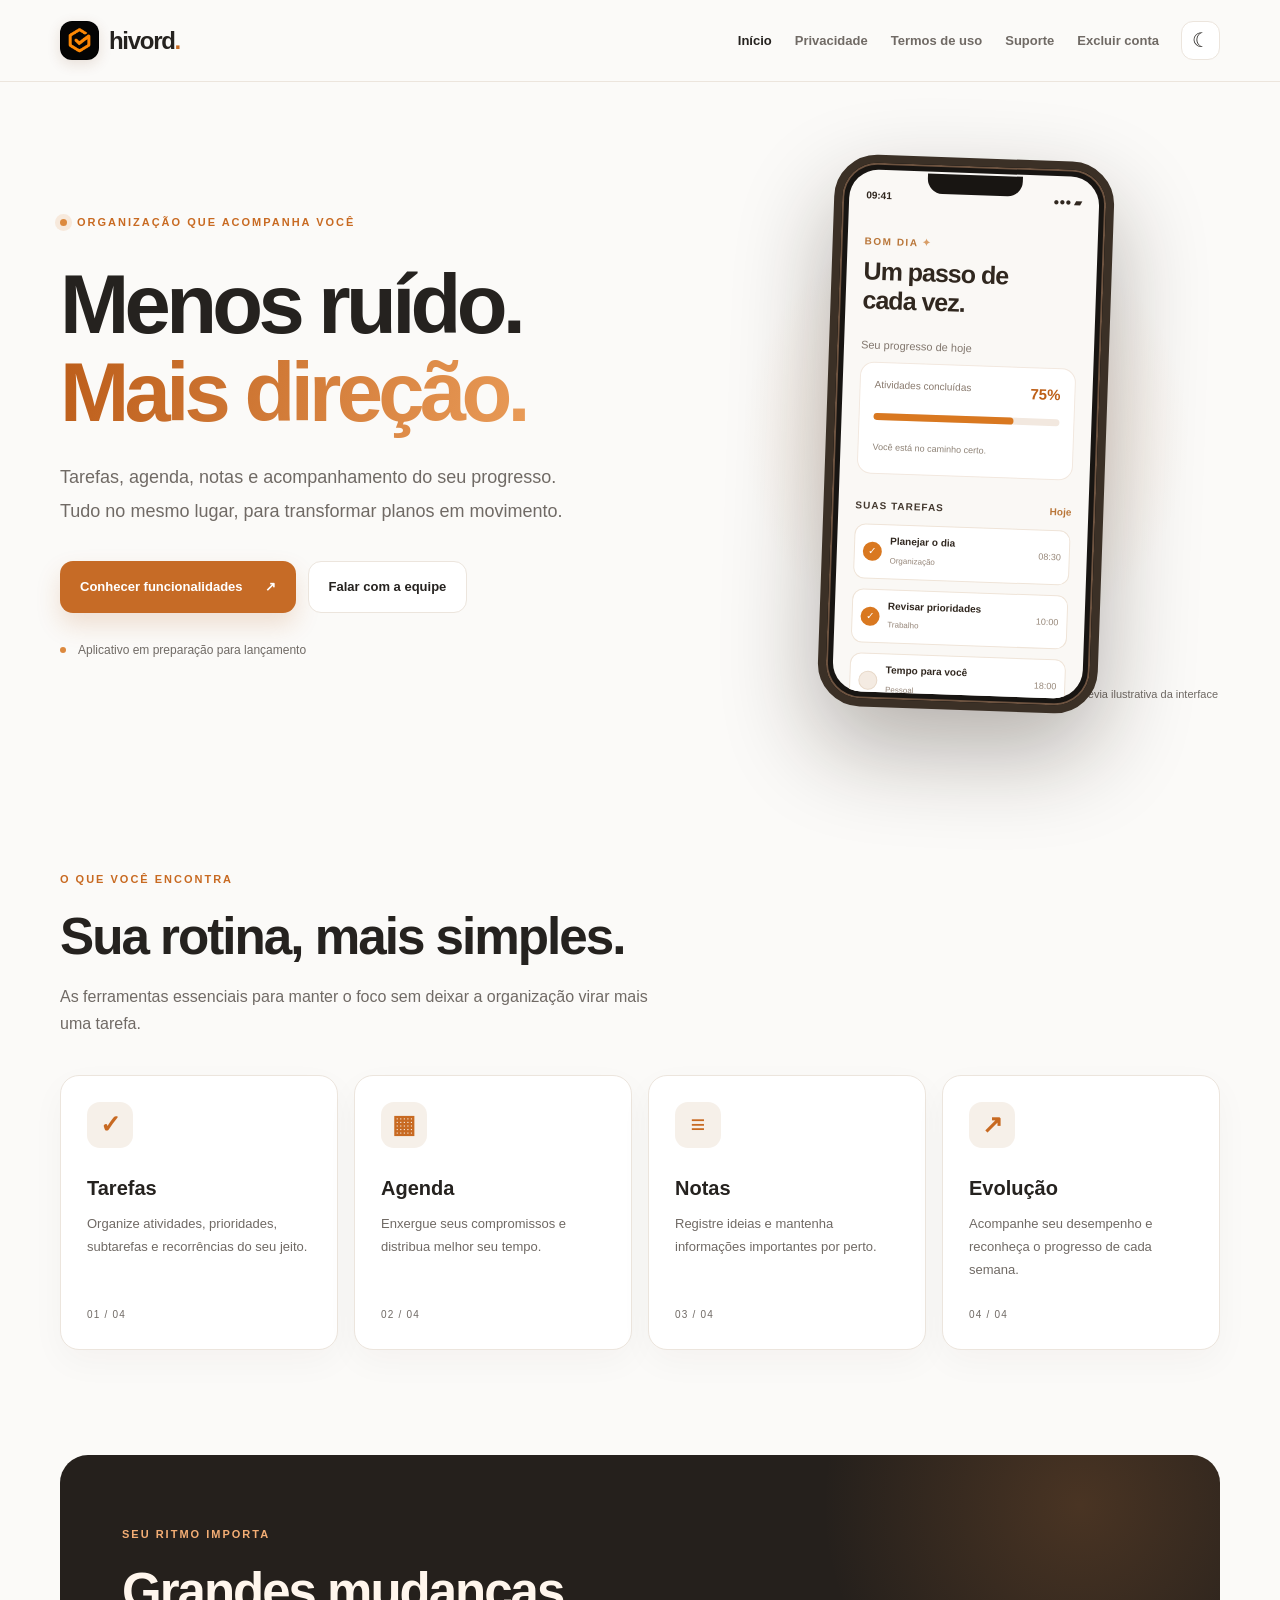
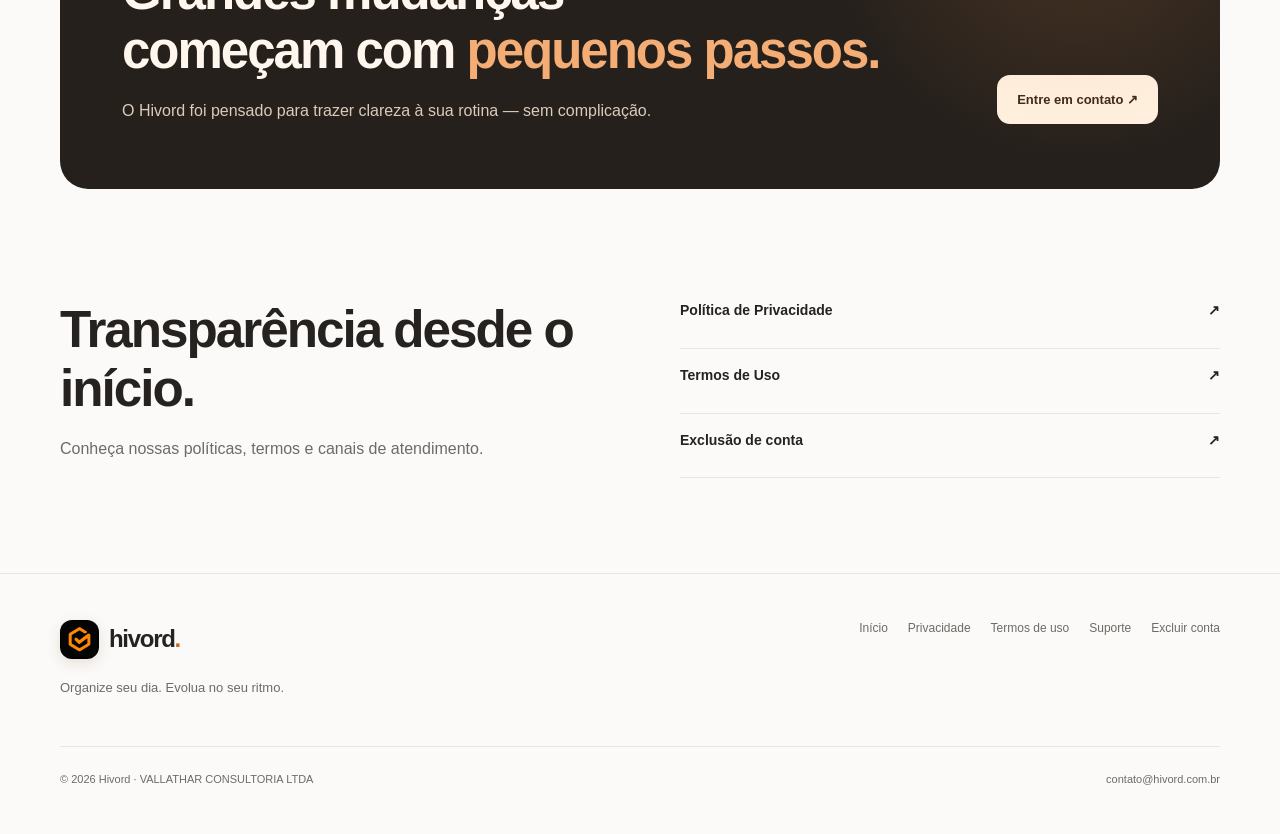
<file: index.html>
<!doctype html>
<html lang="pt-BR" data-theme="light">
<head><meta charset="utf-8"><meta name="viewport" content="width=device-width,initial-scale=1">
<meta name="description" content="Hivord: organize tarefas, agenda e notas. Evolua no seu ritmo."><meta name="theme-color" content="#fbfaf8">
<title>Início | Hivord</title>
<link rel="icon" href="[data-uri]" type="image/png"><style>
:root{color-scheme:light;--bg:#fbfaf8;--surface:#fff;--surface2:#f6f0e9;--text:#25221f;--muted:#706a65;--line:#ece5dd;--navy:#24201d;--accent:#c86a22;--accent2:#f3b273;--shadow:0 22px 70px rgba(62,38,20,.055)}
html[data-theme=dark]{color-scheme:dark;--bg:#121212;--surface:#1d1d1d;--surface2:#29231f;--text:#f6f2ec;--muted:#b2a9a0;--line:#37312c;--navy:#f6f2ec;--accent:#f2a45f;--accent2:#d78035;--shadow:0 22px 70px rgba(0,0,0,.2)}
*{box-sizing:border-box}html{scroll-behavior:smooth}body{margin:0;background:var(--bg);color:var(--text);font-family:Inter,-apple-system,BlinkMacSystemFont,"Segoe UI",sans-serif;line-height:1.65;transition:background .25s,color .25s}a{color:inherit}button{font:inherit}.container{width:min(1160px,calc(100% - 48px));margin:auto}.topbar{height:82px;position:sticky;top:0;z-index:20;background:color-mix(in srgb,var(--bg) 90%,transparent);backdrop-filter:blur(20px);border-bottom:1px solid var(--line)}.top-inner{display:flex;align-items:center;justify-content:space-between;height:100%}.brand{display:inline-flex;gap:10px;align-items:center;text-decoration:none;font-size:24px;letter-spacing:-1.2px;font-weight:800}.brand-logo{width:35px;height:35px;object-fit:cover;border-radius:10px;display:block}.brand-period{color:#d97820}.header-right{display:flex;align-items:center;gap:22px}nav{display:flex;gap:23px;align-items:center}nav a{text-decoration:none;font-size:13px;font-weight:600;color:var(--muted);transition:color .2s}nav a:hover,nav a.active{color:var(--text)}.icon-button{width:39px;height:39px;display:grid;place-items:center;border:1px solid var(--line);background:var(--surface);color:var(--text);border-radius:12px;cursor:pointer;font-size:20px;transition:transform .2s}.icon-button:hover{transform:translateY(-2px)}.menu-button{display:none}
.hero{display:grid;grid-template-columns:1.08fr .92fr;gap:55px;align-items:center;min-height:680px;padding:76px 0 80px}.eyebrow,.overline{font-size:11px;letter-spacing:2px;font-weight:800;color:var(--accent);text-transform:uppercase}.eyebrow{display:inline-flex;align-items:center;gap:10px}.dot,.tiny-dot{width:7px;height:7px;background:#e58b3c;display:inline-block;border-radius:50%;box-shadow:0 0 0 5px rgba(217,120,32,.13)}h1,h2,h3,p{margin-top:0}.hero h1{font-size:clamp(56px,6.5vw,94px);line-height:1.06;letter-spacing:-5px;margin:27px 0 24px;font-weight:780}.gradient-text{background:linear-gradient(115deg,#a94f0f,#ed9a48);-webkit-background-clip:text;background-clip:text;color:transparent}html[data-theme=dark] .gradient-text{background:linear-gradient(115deg,#ffe6ca,#e78939);-webkit-background-clip:text;background-clip:text}.lead{font-size:18px;line-height:1.85;color:var(--muted);max-width:510px}.hero-actions{display:flex;gap:12px;flex-wrap:wrap;margin-top:33px}.button{display:inline-flex;gap:22px;align-items:center;justify-content:center;padding:14px 20px;border-radius:13px;text-decoration:none;font-size:13px;font-weight:750;transition:transform .2s,box-shadow .2s}.button:hover{transform:translateY(-2px)}.button.primary{background:#d97820;color:#fff;box-shadow:0 12px 30px rgba(130,67,16,.16)}.button.ghost{border:1px solid var(--line);background:var(--surface)}.release-note{margin-top:28px;display:flex;align-items:center;gap:12px;font-size:12px;color:var(--muted)}.tiny-dot{box-shadow:none;width:6px;height:6px}
.hero-visual{min-height:540px;position:relative;display:flex;align-items:center;justify-content:center}.halo{position:absolute;inset:5% 0;background:radial-gradient(circle at 50% 50%,rgba(225,124,37,.19),transparent 62%)}.phone{position:relative;z-index:1;width:280px;height:552px;background:#181512;border:8px solid #3b3026;border-radius:43px;padding:7px;box-shadow:0 40px 95px rgba(31,19,9,.32),inset 0 0 0 2px #6d5340;transform:rotate(4deg)}.phone-notch{position:absolute;width:95px;height:20px;background:#181512;top:9px;left:calc(50% - 47px);z-index:2;border-radius:0 0 15px 15px}.phone-ui{height:100%;border-radius:29px;background:#faf8f5;color:#30271f;padding:18px 17px 13px;overflow:hidden}.phone-top{font-size:10px;font-weight:700;display:flex;justify-content:space-between}.phone-greeting{margin-top:29px;font-size:10px;letter-spacing:1.5px;font-weight:800;color:#b97639}.phone-greeting span{color:#d89d67}.phone-title{font-size:25px;line-height:1.15;font-weight:800;letter-spacing:-1px;margin-top:7px}.phone-caption{font-size:11px;color:#81766d;margin-top:21px}.progress-card{background:white;border:1px solid #f2e8df;border-radius:14px;padding:14px;margin-top:8px}.progress-head{display:flex;justify-content:space-between;font-size:10px;color:#88796d}.progress-head b{font-size:15px;color:#bd5f17}.progress-track{height:7px;background:#f2e8df;border-radius:9px;margin:12px 0}.progress-track i{display:block;width:75%;height:100%;background:#d97820;border-radius:9px}.progress-card small{font-size:9px;color:#8d8175}.phone-section{display:flex;justify-content:space-between;margin-top:24px;font-size:10px;font-weight:800;letter-spacing:1px}.phone-section span{color:#b97639;letter-spacing:0}.phone-task{display:flex;gap:8px;align-items:center;margin-top:10px;padding:10px 8px;background:white;border-radius:11px;border:1px solid #f0e7de}.phone-task .done,.phone-task .pending{display:grid;place-items:center;width:19px;height:19px;border-radius:50%;background:#d97820;color:white;font-size:10px;flex:none}.phone-task .pending{background:#f4ebe2;border:1px solid #e8d9c9}.phone-task div{flex:1;line-height:1.25}.phone-task b{font-size:10px;display:block}.phone-task small{font-size:8px;color:#958578}.phone-task>span:last-child{font-size:9px;color:#97887a}.phone-bottom{display:flex;justify-content:space-around;font-size:18px;margin-top:17px;color:#d97820}.phone-bottom span{color:#b6a69a}.visual-note{position:absolute;right:2px;bottom:7px;font-size:11px;color:var(--muted)}
.section{padding:75px 0 105px}.section-intro{max-width:610px}.section-intro h2,.bottom-links h2{font-size:clamp(35px,4vw,54px);line-height:1.15;letter-spacing:-2px;margin:17px 0}.section-intro p,.bottom-links p{color:var(--muted);font-size:16px}.features{display:grid;grid-template-columns:repeat(4,1fr);gap:16px;margin-top:38px}.feature{min-height:275px;background:var(--surface);border:1px solid var(--line);border-radius:19px;padding:26px;display:flex;flex-direction:column;box-shadow:var(--shadow);transition:transform .2s}.feature:hover{transform:translateY(-5px)}.feature-icon{display:grid;place-items:center;width:46px;height:46px;border-radius:13px;background:var(--surface2);font-size:25px;color:var(--accent)}.feature h3{font-size:20px;margin:24px 0 8px}.feature p{font-size:13px;color:var(--muted);line-height:1.75}.feature-index{margin-top:auto;font-size:10px;letter-spacing:1px;color:var(--muted)}
.statement{position:relative;overflow:hidden;border-radius:28px;background:#24201c;color:#fff6ed;padding:65px 62px;display:flex;justify-content:space-between;gap:32px;align-items:end}.statement-light{position:absolute;right:-120px;top:-210px;width:520px;height:520px;border-radius:50%;background:radial-gradient(circle,rgba(239,136,49,.22),transparent 70%);pointer-events:none}.statement .overline{color:#f4a45f}.statement h2{font-size:clamp(32px,4vw,51px);line-height:1.15;letter-spacing:-2px;margin:17px 0}.statement h2 em{font-style:normal;color:#f4a45f}.statement p{color:#ddcbb9;margin:0}.button.light{background:#fff4e8;color:#35251b;flex:none}.bottom-links{padding:95px 0;display:grid;grid-template-columns:1fr 1fr;gap:80px}.bottom-links>div:last-child{display:grid;gap:0}.bottom-links a{padding:15px 0;display:flex;justify-content:space-between;border-bottom:1px solid var(--line);text-decoration:none;font-weight:650;font-size:14px}
footer{border-top:1px solid var(--line);padding:45px 0}.footer-grid{display:grid;grid-template-columns:1fr 1fr;gap:35px}.footer-grid p{color:var(--muted);font-size:13px;margin-top:10px}.footer-nav{display:flex;gap:13px 20px;justify-content:flex-end;flex-wrap:wrap;align-content:start}.footer-nav a{font-size:12px;text-decoration:none;color:var(--muted)}.footer-bottom{grid-column:1/-1;border-top:1px solid var(--line);padding-top:23px;display:flex;justify-content:space-between;gap:20px;font-size:11px;color:var(--muted)}.footer-bottom a{text-decoration:none}
.page-shell{padding:75px 0 110px;min-height:65vh}.page-heading{max-width:790px;margin-bottom:38px}.page-heading h1{font-size:clamp(44px,5vw,70px);letter-spacing:-3px;line-height:1.1;margin:17px 0}.page-heading p{color:var(--muted);font-size:16px}.document{background:var(--surface);border:1px solid var(--line);border-radius:22px;padding:clamp(24px,5vw,62px);box-shadow:var(--shadow);max-width:950px}.document-note{border-left:3px solid #d97820;padding:14px 20px;background:var(--surface2);border-radius:0 12px 12px 0;margin-bottom:35px}.document-note strong{font-size:13px}.document-note p{font-size:13px;color:var(--muted);margin:5px 0 0}.legal-copy h2,.document.deletion h2{font-size:21px;letter-spacing:-.5px;margin:32px 0 10px}.legal-copy p,.document.deletion p,.steps{font-size:14px;line-height:1.9;color:var(--muted)}.legal-copy a,.document.deletion a:not(.button){color:var(--accent);overflow-wrap:anywhere}.legal-copy p:first-child{font-weight:650}.contact-grid{display:grid;grid-template-columns:repeat(3,1fr);gap:17px}.contact-card{background:var(--surface);border:1px solid var(--line);border-radius:20px;padding:28px;min-height:280px;display:flex;flex-direction:column}.contact-icon{display:grid;place-items:center;background:var(--surface2);color:var(--accent);width:49px;height:49px;border-radius:14px;font-size:25px}.contact-card h2{font-size:20px;letter-spacing:-.5px;margin:22px 0 8px}.contact-card p{color:var(--muted);font-size:13px}.contact-card a{color:var(--accent);font-size:13px;font-weight:700;margin-top:auto;overflow-wrap:anywhere;text-decoration:none}.help-panel{border:1px solid var(--line);background:var(--surface2);padding:28px;border-radius:20px;margin-top:22px}.help-panel h2{font-size:19px}.help-panel p{font-size:14px;color:var(--muted);margin-bottom:0}.steps{padding-left:22px}.steps li{margin:12px 0}.deletion .button{margin-top:18px}
@media(max-width:1000px){nav{gap:13px}.hero{gap:15px}.features{grid-template-columns:repeat(2,1fr)}.contact-grid{grid-template-columns:1fr}.contact-card{min-height:220px}.visual-note{right:0}}
@media(max-width:760px){.container{width:min(100% - 36px,1160px)}.topbar{height:70px}.brand{font-size:22px}.header-right{gap:9px}.menu-button{display:grid}nav{display:none;position:absolute;top:69px;left:0;right:0;background:var(--surface);padding:18px;box-shadow:var(--shadow);border-bottom:1px solid var(--line);flex-direction:column;align-items:stretch;gap:0}nav.open{display:flex}nav a{padding:12px;font-size:14px}.hero{grid-template-columns:1fr;gap:12px;padding:60px 0 55px}.hero h1{font-size:clamp(52px,12vw,74px);letter-spacing:-3.5px}.lead{font-size:16px}.hero-visual{min-height:555px}.phone{transform:rotate(2deg)}.visual-note{right:10px}.section{padding:40px 0 75px}.features{grid-template-columns:1fr 1fr}.feature{min-height:255px}.statement{padding:40px 28px;display:block}.statement .button{margin-top:25px}.bottom-links{grid-template-columns:1fr;gap:20px;padding:65px 0}.footer-grid{grid-template-columns:1fr}.footer-nav{justify-content:flex-start}.footer-bottom{flex-direction:column;gap:8px}.page-shell{padding:54px 0 80px}.page-heading h1{letter-spacing:-2px}}
@media(max-width:480px){.features{grid-template-columns:1fr}.feature{min-height:205px}.hero-actions{flex-direction:column;align-items:stretch}.hero-actions .button{justify-content:space-between}.phone{transform:none}.statement h2{letter-spacing:-1.2px}.document{padding:23px}.page-heading h1{font-size:43px}}
@media(prefers-reduced-motion:reduce){html{scroll-behavior:auto}*,*:before,*:after{transition:none!important}}

/* Ajustes da identidade oficial Hivord */
.brand-period{color:#d97820}.button.primary{background:#d97820;color:#fff}.phone{border-color:#3b3026}.phone-ui{background:#faf8f5}.phone-task{border-color:#efe4d8}.phone-bottom{color:#d97820}.statement{background:#24201c}.statement .overline,.statement h2 em{color:#f4a45f}.statement .button.light{background:#fff2e2;color:#3a2719}.feature-icon{font-weight:700}.brand-logo{box-shadow:0 3px 12px rgba(0,0,0,.1)}

/* Hivord 3.0 refinements */
body{font-family:Inter,ui-sans-serif,-apple-system,BlinkMacSystemFont,"Segoe UI",Arial,sans-serif;-webkit-font-smoothing:antialiased}
.topbar{background:var(--bg)}.brand{letter-spacing:-1.3px;gap:10px}.brand-logo{width:39px;height:39px;border-radius:12px;object-fit:cover;display:block;box-shadow:0 4px 14px rgba(112,58,22,.14)}.brand-period{color:var(--accent)}
.icon-button:focus-visible,a:focus-visible{outline:3px solid var(--accent);outline-offset:3px}
.hero{min-height:650px}.hero h1{font-weight:800;letter-spacing:-4.7px}.hero .gradient-text{background:linear-gradient(110deg,#bc5d1a,#e99b58);background-clip:text;-webkit-background-clip:text;color:transparent}html[data-theme=dark] .hero .gradient-text{background:linear-gradient(110deg,#f7bd8d,#e48b3c);background-clip:text;-webkit-background-clip:text;color:transparent}
.button.primary{background:#c66b26;color:#fff;box-shadow:0 12px 25px rgba(177,87,23,.17)}.button.primary:hover{box-shadow:0 17px 32px rgba(177,87,23,.24)}
.eyebrow,.overline{color:var(--accent)}.dot,.tiny-dot{background:#dc893e}.halo{background:radial-gradient(circle at 50% 50%,rgba(216,130,57,.17),transparent 63%)}
.phone{transform:rotate(2deg)}.phone-ui{background:#faf8f5}.phone-task,.progress-card{background:#fff}.phone-section{color:#43382e}.phone-bottom{color:#c26a29}.phone-bottom span{color:#b7a99c}
.feature{box-shadow:0 12px 35px rgba(56,32,14,.035)}.feature-icon{color:var(--accent)}.feature-index{letter-spacing:1.2px}
.statement{background:#25201c}.statement .overline{color:#f4ae75}.statement h2 em{color:#f4ae75}.statement-light{background:radial-gradient(circle,rgba(231,139,66,.19),transparent 70%)}
.contact-card a{word-break:break-word}.legal-copy{overflow-wrap:anywhere}.legal-copy h2{scroll-margin-top:110px}
@media(max-width:760px){.hero h1{letter-spacing:-3px}.phone{transform:none}.topbar{height:70px}}
</style>
<script>try{document.documentElement.dataset.theme=localStorage.getItem('hivord-theme')||((window.matchMedia&&matchMedia('(prefers-color-scheme: dark)').matches)?'dark':'light')}catch(e){}</script>
<script>document.addEventListener("DOMContentLoaded",()=>{(()=>{const root=document.documentElement,btn=document.getElementById('theme-toggle'),menu=document.getElementById('menu-toggle'),nav=document.getElementById('nav');function sync(){const dark=root.dataset.theme==='dark';btn.querySelector('.theme-symbol').textContent=dark?'☀':'☾';btn.setAttribute('aria-label',dark?'Ativar modo claro':'Ativar modo escuro');btn.title=dark?'Ativar modo claro':'Ativar modo escuro';document.querySelector('meta[name="theme-color"]').content=dark?'#141311':'#fbfaf8'}btn.addEventListener('click',()=>{root.dataset.theme=root.dataset.theme==='dark'?'light':'dark';try{localStorage.setItem('hivord-theme',root.dataset.theme)}catch(e){}sync()});menu.addEventListener('click',()=>{const open=nav.classList.toggle('open');menu.setAttribute('aria-expanded',String(open));menu.setAttribute('aria-label',open?'Fechar menu':'Abrir menu')});nav.querySelectorAll('a').forEach(a=>a.addEventListener('click',()=>{nav.classList.remove('open');menu.setAttribute('aria-expanded','false')}));sync()})();});</script></head>
<body><header class="topbar"><div class="container top-inner">
<a href="index.html" class="brand" aria-label="Hivord, início"><img class="brand-logo" src="[data-uri]" alt="" width="35" height="35"><span>hivord<span class="brand-period">.</span></span></a>
<div class="header-right"><nav id="nav" aria-label="Navegação principal"><a href="index.html" class="active">Início</a><a href="privacidade.html" class="">Privacidade</a><a href="termos.html" class="">Termos de uso</a><a href="suporte.html" class="">Suporte</a><a href="excluir-conta.html" class="">Excluir conta</a></nav>
<button id="theme-toggle" class="icon-button" aria-label="Ativar modo escuro" title="Alternar modo claro/escuro"><span class="theme-symbol" aria-hidden="true">☾</span></button>
<button id="menu-toggle" class="icon-button menu-button" aria-expanded="false" aria-controls="nav" aria-label="Abrir menu">☰</button></div>
</div></header><main><div class="container">
<section class="hero">
<div class="hero-copy"><div class="eyebrow"><span class="dot"></span> ORGANIZAÇÃO QUE ACOMPANHA VOCÊ</div>
<h1>Menos ruído.<br><span class="gradient-text">Mais direção.</span></h1>
<p class="lead">Tarefas, agenda, notas e acompanhamento do seu progresso. Tudo no mesmo lugar, para transformar planos em movimento.</p>
<div class="hero-actions"><a class="button primary" href="#funcionalidades">Conhecer funcionalidades <span>↗</span></a><a class="button ghost" href="suporte.html">Falar com a equipe</a></div>
<div class="release-note"><span class="tiny-dot"></span> Aplicativo em preparação para lançamento</div>
</div>
<div class="hero-visual"><div class="halo"></div><div class="phone">
<div class="phone-notch"></div><div class="phone-ui">
<div class="phone-top"><span>09:41</span><span>●●● ▰</span></div>
<div class="phone-greeting">BOM DIA <span>✦</span></div><div class="phone-title">Um passo de<br>cada vez.</div>
<div class="phone-caption">Seu progresso de hoje</div>
<div class="progress-card"><div class="progress-head"><span>Atividades concluídas</span><b>75%</b></div><div class="progress-track"><i></i></div><small>Você está no caminho certo.</small></div>
<div class="phone-section">SUAS TAREFAS <span>Hoje</span></div>
<div class="phone-task"><span class="done">✓</span><div><b>Planejar o dia</b><small>Organização</small></div><span>08:30</span></div>
<div class="phone-task"><span class="done">✓</span><div><b>Revisar prioridades</b><small>Trabalho</small></div><span>10:00</span></div>
<div class="phone-task"><span class="pending"></span><div><b>Tempo para você</b><small>Pessoal</small></div><span>18:00</span></div>
<div class="phone-bottom">⌂ <span>☷</span> ▦ <span>▤</span> ◯</div>
</div></div><div class="visual-note">Prévia ilustrativa da interface</div></div>
</section>
<section class="section" id="funcionalidades"><div class="section-intro"><span class="overline">O QUE VOCÊ ENCONTRA</span><h2>Sua rotina, mais simples.</h2><p>As ferramentas essenciais para manter o foco sem deixar a organização virar mais uma tarefa.</p></div>
<div class="features">
<article class="feature"><span class="feature-icon">✓</span><h3>Tarefas</h3><p>Organize atividades, prioridades, subtarefas e recorrências do seu jeito.</p><span class="feature-index">01 / 04</span></article>
<article class="feature"><span class="feature-icon">▦</span><h3>Agenda</h3><p>Enxergue seus compromissos e distribua melhor seu tempo.</p><span class="feature-index">02 / 04</span></article>
<article class="feature"><span class="feature-icon">≡</span><h3>Notas</h3><p>Registre ideias e mantenha informações importantes por perto.</p><span class="feature-index">03 / 04</span></article>
<article class="feature"><span class="feature-icon">↗</span><h3>Evolução</h3><p>Acompanhe seu desempenho e reconheça o progresso de cada semana.</p><span class="feature-index">04 / 04</span></article>
</div></section>
<section class="statement"><div class="statement-light"></div><div><span class="overline">SEU RITMO IMPORTA</span><h2>Grandes mudanças<br>começam com <em>pequenos passos.</em></h2><p>O Hivord foi pensado para trazer clareza à sua rotina — sem complicação.</p></div><a class="button light" href="mailto:contato@hivord.com.br">Entre em contato ↗</a></section>
<section class="bottom-links"><div><h2>Transparência desde o início.</h2><p>Conheça nossas políticas, termos e canais de atendimento.</p></div><div><a href="privacidade.html">Política de Privacidade <span>↗</span></a><a href="termos.html">Termos de Uso <span>↗</span></a><a href="excluir-conta.html">Exclusão de conta <span>↗</span></a></div></section>
</div></main>
<footer><div class="container footer-grid"><div><a href="index.html" class="brand"><img class="brand-logo" src="[data-uri]" alt="" width="35" height="35"><span>hivord<span class="brand-period">.</span></span></a><p>Organize seu dia. Evolua no seu ritmo.</p></div><div class="footer-nav"><a href="index.html" class="active">Início</a><a href="privacidade.html" class="">Privacidade</a><a href="termos.html" class="">Termos de uso</a><a href="suporte.html" class="">Suporte</a><a href="excluir-conta.html" class="">Excluir conta</a></div><div class="footer-bottom"><span>© 2026 Hivord · VALLATHAR CONSULTORIA LTDA</span><span><a href="mailto:contato@hivord.com.br">contato@hivord.com.br</a></span></div></div></footer>
</body></html>
</file>
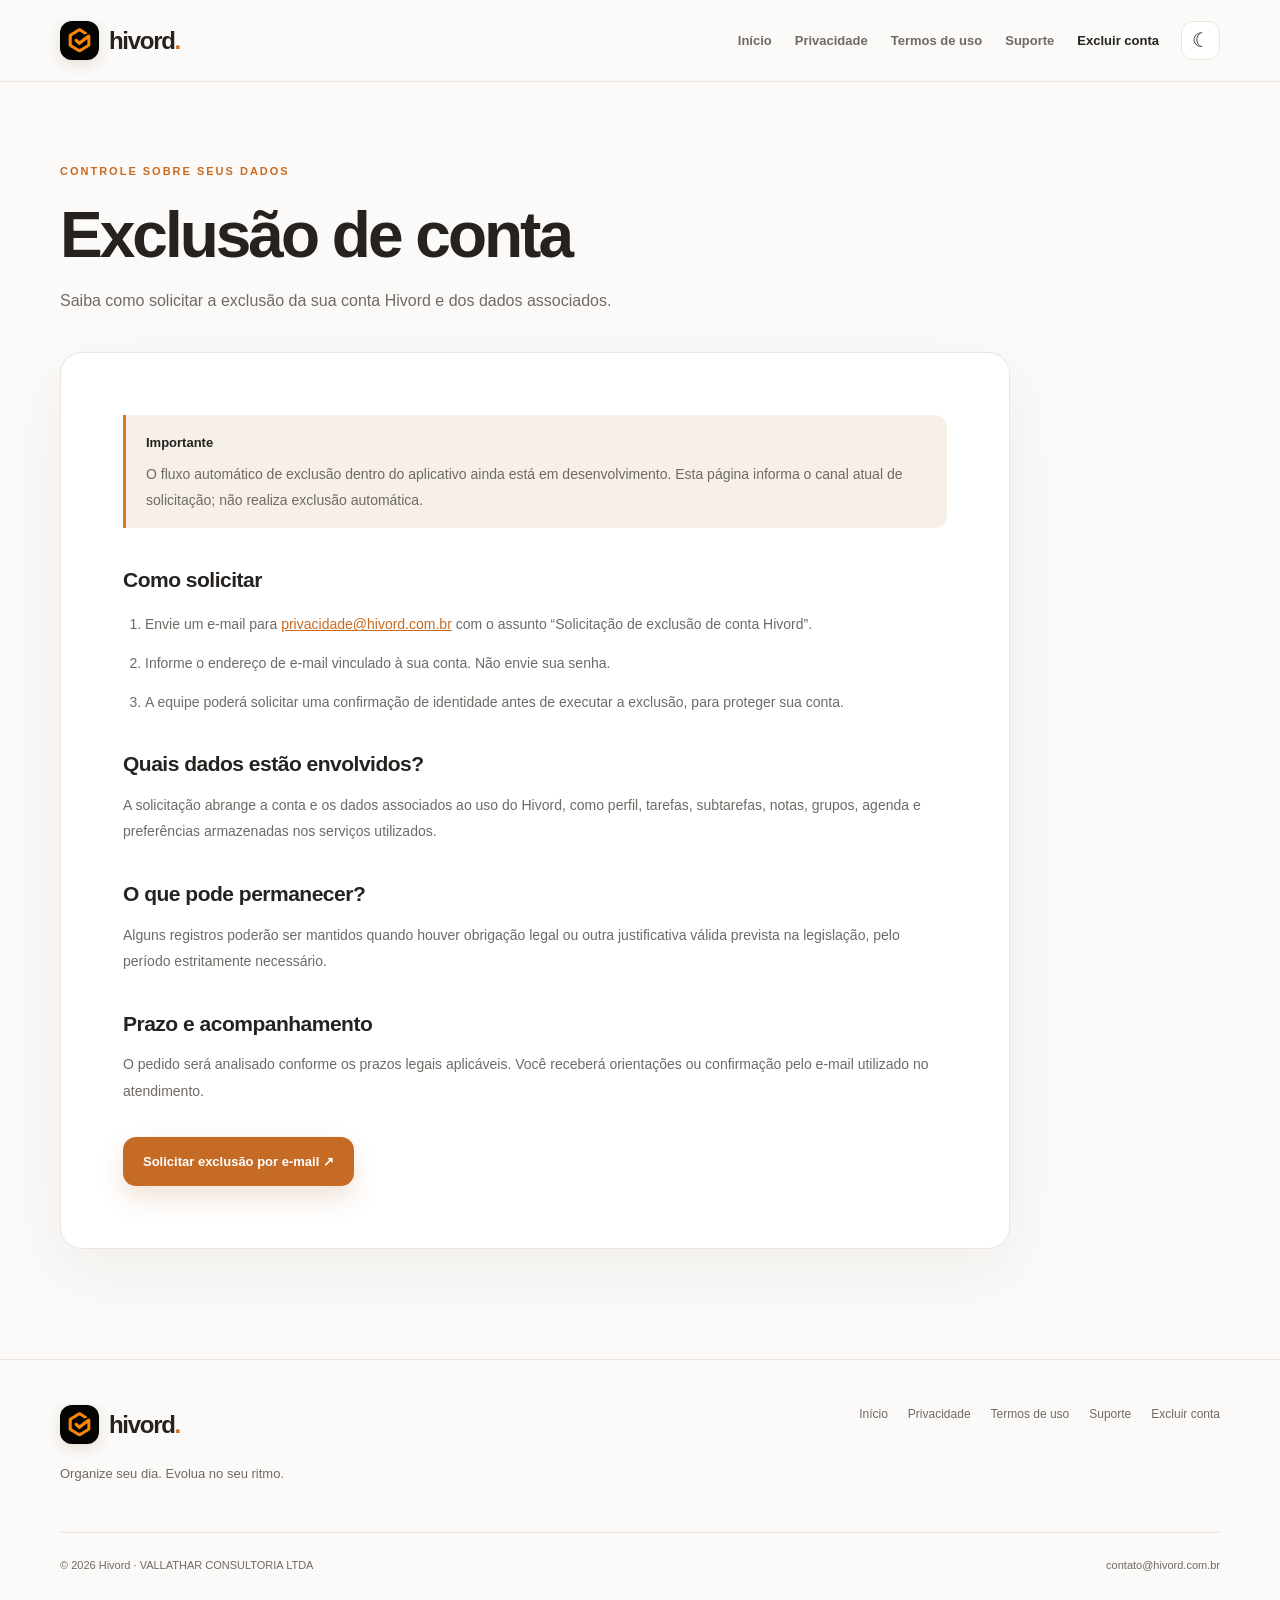
<file: excluir-conta.html>
<!doctype html>
<html lang="pt-BR" data-theme="light">
<head><meta charset="utf-8"><meta name="viewport" content="width=device-width,initial-scale=1">
<meta name="description" content="Solicite a exclusão de sua conta e dados do Hivord."><meta name="theme-color" content="#fbfaf8">
<title>Exclusão de Conta | Hivord</title>
<link rel="icon" href="[data-uri]" type="image/png"><style>
:root{color-scheme:light;--bg:#fbfaf8;--surface:#fff;--surface2:#f6f0e9;--text:#25221f;--muted:#706a65;--line:#ece5dd;--navy:#24201d;--accent:#c86a22;--accent2:#f3b273;--shadow:0 22px 70px rgba(62,38,20,.055)}
html[data-theme=dark]{color-scheme:dark;--bg:#121212;--surface:#1d1d1d;--surface2:#29231f;--text:#f6f2ec;--muted:#b2a9a0;--line:#37312c;--navy:#f6f2ec;--accent:#f2a45f;--accent2:#d78035;--shadow:0 22px 70px rgba(0,0,0,.2)}
*{box-sizing:border-box}html{scroll-behavior:smooth}body{margin:0;background:var(--bg);color:var(--text);font-family:Inter,-apple-system,BlinkMacSystemFont,"Segoe UI",sans-serif;line-height:1.65;transition:background .25s,color .25s}a{color:inherit}button{font:inherit}.container{width:min(1160px,calc(100% - 48px));margin:auto}.topbar{height:82px;position:sticky;top:0;z-index:20;background:color-mix(in srgb,var(--bg) 90%,transparent);backdrop-filter:blur(20px);border-bottom:1px solid var(--line)}.top-inner{display:flex;align-items:center;justify-content:space-between;height:100%}.brand{display:inline-flex;gap:10px;align-items:center;text-decoration:none;font-size:24px;letter-spacing:-1.2px;font-weight:800}.brand-logo{width:35px;height:35px;object-fit:cover;border-radius:10px;display:block}.brand-period{color:#d97820}.header-right{display:flex;align-items:center;gap:22px}nav{display:flex;gap:23px;align-items:center}nav a{text-decoration:none;font-size:13px;font-weight:600;color:var(--muted);transition:color .2s}nav a:hover,nav a.active{color:var(--text)}.icon-button{width:39px;height:39px;display:grid;place-items:center;border:1px solid var(--line);background:var(--surface);color:var(--text);border-radius:12px;cursor:pointer;font-size:20px;transition:transform .2s}.icon-button:hover{transform:translateY(-2px)}.menu-button{display:none}
.hero{display:grid;grid-template-columns:1.08fr .92fr;gap:55px;align-items:center;min-height:680px;padding:76px 0 80px}.eyebrow,.overline{font-size:11px;letter-spacing:2px;font-weight:800;color:var(--accent);text-transform:uppercase}.eyebrow{display:inline-flex;align-items:center;gap:10px}.dot,.tiny-dot{width:7px;height:7px;background:#e58b3c;display:inline-block;border-radius:50%;box-shadow:0 0 0 5px rgba(217,120,32,.13)}h1,h2,h3,p{margin-top:0}.hero h1{font-size:clamp(56px,6.5vw,94px);line-height:1.06;letter-spacing:-5px;margin:27px 0 24px;font-weight:780}.gradient-text{background:linear-gradient(115deg,#a94f0f,#ed9a48);-webkit-background-clip:text;background-clip:text;color:transparent}html[data-theme=dark] .gradient-text{background:linear-gradient(115deg,#ffe6ca,#e78939);-webkit-background-clip:text;background-clip:text}.lead{font-size:18px;line-height:1.85;color:var(--muted);max-width:510px}.hero-actions{display:flex;gap:12px;flex-wrap:wrap;margin-top:33px}.button{display:inline-flex;gap:22px;align-items:center;justify-content:center;padding:14px 20px;border-radius:13px;text-decoration:none;font-size:13px;font-weight:750;transition:transform .2s,box-shadow .2s}.button:hover{transform:translateY(-2px)}.button.primary{background:#d97820;color:#fff;box-shadow:0 12px 30px rgba(130,67,16,.16)}.button.ghost{border:1px solid var(--line);background:var(--surface)}.release-note{margin-top:28px;display:flex;align-items:center;gap:12px;font-size:12px;color:var(--muted)}.tiny-dot{box-shadow:none;width:6px;height:6px}
.hero-visual{min-height:540px;position:relative;display:flex;align-items:center;justify-content:center}.halo{position:absolute;inset:5% 0;background:radial-gradient(circle at 50% 50%,rgba(225,124,37,.19),transparent 62%)}.phone{position:relative;z-index:1;width:280px;height:552px;background:#181512;border:8px solid #3b3026;border-radius:43px;padding:7px;box-shadow:0 40px 95px rgba(31,19,9,.32),inset 0 0 0 2px #6d5340;transform:rotate(4deg)}.phone-notch{position:absolute;width:95px;height:20px;background:#181512;top:9px;left:calc(50% - 47px);z-index:2;border-radius:0 0 15px 15px}.phone-ui{height:100%;border-radius:29px;background:#faf8f5;color:#30271f;padding:18px 17px 13px;overflow:hidden}.phone-top{font-size:10px;font-weight:700;display:flex;justify-content:space-between}.phone-greeting{margin-top:29px;font-size:10px;letter-spacing:1.5px;font-weight:800;color:#b97639}.phone-greeting span{color:#d89d67}.phone-title{font-size:25px;line-height:1.15;font-weight:800;letter-spacing:-1px;margin-top:7px}.phone-caption{font-size:11px;color:#81766d;margin-top:21px}.progress-card{background:white;border:1px solid #f2e8df;border-radius:14px;padding:14px;margin-top:8px}.progress-head{display:flex;justify-content:space-between;font-size:10px;color:#88796d}.progress-head b{font-size:15px;color:#bd5f17}.progress-track{height:7px;background:#f2e8df;border-radius:9px;margin:12px 0}.progress-track i{display:block;width:75%;height:100%;background:#d97820;border-radius:9px}.progress-card small{font-size:9px;color:#8d8175}.phone-section{display:flex;justify-content:space-between;margin-top:24px;font-size:10px;font-weight:800;letter-spacing:1px}.phone-section span{color:#b97639;letter-spacing:0}.phone-task{display:flex;gap:8px;align-items:center;margin-top:10px;padding:10px 8px;background:white;border-radius:11px;border:1px solid #f0e7de}.phone-task .done,.phone-task .pending{display:grid;place-items:center;width:19px;height:19px;border-radius:50%;background:#d97820;color:white;font-size:10px;flex:none}.phone-task .pending{background:#f4ebe2;border:1px solid #e8d9c9}.phone-task div{flex:1;line-height:1.25}.phone-task b{font-size:10px;display:block}.phone-task small{font-size:8px;color:#958578}.phone-task>span:last-child{font-size:9px;color:#97887a}.phone-bottom{display:flex;justify-content:space-around;font-size:18px;margin-top:17px;color:#d97820}.phone-bottom span{color:#b6a69a}.visual-note{position:absolute;right:2px;bottom:7px;font-size:11px;color:var(--muted)}
.section{padding:75px 0 105px}.section-intro{max-width:610px}.section-intro h2,.bottom-links h2{font-size:clamp(35px,4vw,54px);line-height:1.15;letter-spacing:-2px;margin:17px 0}.section-intro p,.bottom-links p{color:var(--muted);font-size:16px}.features{display:grid;grid-template-columns:repeat(4,1fr);gap:16px;margin-top:38px}.feature{min-height:275px;background:var(--surface);border:1px solid var(--line);border-radius:19px;padding:26px;display:flex;flex-direction:column;box-shadow:var(--shadow);transition:transform .2s}.feature:hover{transform:translateY(-5px)}.feature-icon{display:grid;place-items:center;width:46px;height:46px;border-radius:13px;background:var(--surface2);font-size:25px;color:var(--accent)}.feature h3{font-size:20px;margin:24px 0 8px}.feature p{font-size:13px;color:var(--muted);line-height:1.75}.feature-index{margin-top:auto;font-size:10px;letter-spacing:1px;color:var(--muted)}
.statement{position:relative;overflow:hidden;border-radius:28px;background:#24201c;color:#fff6ed;padding:65px 62px;display:flex;justify-content:space-between;gap:32px;align-items:end}.statement-light{position:absolute;right:-120px;top:-210px;width:520px;height:520px;border-radius:50%;background:radial-gradient(circle,rgba(239,136,49,.22),transparent 70%);pointer-events:none}.statement .overline{color:#f4a45f}.statement h2{font-size:clamp(32px,4vw,51px);line-height:1.15;letter-spacing:-2px;margin:17px 0}.statement h2 em{font-style:normal;color:#f4a45f}.statement p{color:#ddcbb9;margin:0}.button.light{background:#fff4e8;color:#35251b;flex:none}.bottom-links{padding:95px 0;display:grid;grid-template-columns:1fr 1fr;gap:80px}.bottom-links>div:last-child{display:grid;gap:0}.bottom-links a{padding:15px 0;display:flex;justify-content:space-between;border-bottom:1px solid var(--line);text-decoration:none;font-weight:650;font-size:14px}
footer{border-top:1px solid var(--line);padding:45px 0}.footer-grid{display:grid;grid-template-columns:1fr 1fr;gap:35px}.footer-grid p{color:var(--muted);font-size:13px;margin-top:10px}.footer-nav{display:flex;gap:13px 20px;justify-content:flex-end;flex-wrap:wrap;align-content:start}.footer-nav a{font-size:12px;text-decoration:none;color:var(--muted)}.footer-bottom{grid-column:1/-1;border-top:1px solid var(--line);padding-top:23px;display:flex;justify-content:space-between;gap:20px;font-size:11px;color:var(--muted)}.footer-bottom a{text-decoration:none}
.page-shell{padding:75px 0 110px;min-height:65vh}.page-heading{max-width:790px;margin-bottom:38px}.page-heading h1{font-size:clamp(44px,5vw,70px);letter-spacing:-3px;line-height:1.1;margin:17px 0}.page-heading p{color:var(--muted);font-size:16px}.document{background:var(--surface);border:1px solid var(--line);border-radius:22px;padding:clamp(24px,5vw,62px);box-shadow:var(--shadow);max-width:950px}.document-note{border-left:3px solid #d97820;padding:14px 20px;background:var(--surface2);border-radius:0 12px 12px 0;margin-bottom:35px}.document-note strong{font-size:13px}.document-note p{font-size:13px;color:var(--muted);margin:5px 0 0}.legal-copy h2,.document.deletion h2{font-size:21px;letter-spacing:-.5px;margin:32px 0 10px}.legal-copy p,.document.deletion p,.steps{font-size:14px;line-height:1.9;color:var(--muted)}.legal-copy a,.document.deletion a:not(.button){color:var(--accent);overflow-wrap:anywhere}.legal-copy p:first-child{font-weight:650}.contact-grid{display:grid;grid-template-columns:repeat(3,1fr);gap:17px}.contact-card{background:var(--surface);border:1px solid var(--line);border-radius:20px;padding:28px;min-height:280px;display:flex;flex-direction:column}.contact-icon{display:grid;place-items:center;background:var(--surface2);color:var(--accent);width:49px;height:49px;border-radius:14px;font-size:25px}.contact-card h2{font-size:20px;letter-spacing:-.5px;margin:22px 0 8px}.contact-card p{color:var(--muted);font-size:13px}.contact-card a{color:var(--accent);font-size:13px;font-weight:700;margin-top:auto;overflow-wrap:anywhere;text-decoration:none}.help-panel{border:1px solid var(--line);background:var(--surface2);padding:28px;border-radius:20px;margin-top:22px}.help-panel h2{font-size:19px}.help-panel p{font-size:14px;color:var(--muted);margin-bottom:0}.steps{padding-left:22px}.steps li{margin:12px 0}.deletion .button{margin-top:18px}
@media(max-width:1000px){nav{gap:13px}.hero{gap:15px}.features{grid-template-columns:repeat(2,1fr)}.contact-grid{grid-template-columns:1fr}.contact-card{min-height:220px}.visual-note{right:0}}
@media(max-width:760px){.container{width:min(100% - 36px,1160px)}.topbar{height:70px}.brand{font-size:22px}.header-right{gap:9px}.menu-button{display:grid}nav{display:none;position:absolute;top:69px;left:0;right:0;background:var(--surface);padding:18px;box-shadow:var(--shadow);border-bottom:1px solid var(--line);flex-direction:column;align-items:stretch;gap:0}nav.open{display:flex}nav a{padding:12px;font-size:14px}.hero{grid-template-columns:1fr;gap:12px;padding:60px 0 55px}.hero h1{font-size:clamp(52px,12vw,74px);letter-spacing:-3.5px}.lead{font-size:16px}.hero-visual{min-height:555px}.phone{transform:rotate(2deg)}.visual-note{right:10px}.section{padding:40px 0 75px}.features{grid-template-columns:1fr 1fr}.feature{min-height:255px}.statement{padding:40px 28px;display:block}.statement .button{margin-top:25px}.bottom-links{grid-template-columns:1fr;gap:20px;padding:65px 0}.footer-grid{grid-template-columns:1fr}.footer-nav{justify-content:flex-start}.footer-bottom{flex-direction:column;gap:8px}.page-shell{padding:54px 0 80px}.page-heading h1{letter-spacing:-2px}}
@media(max-width:480px){.features{grid-template-columns:1fr}.feature{min-height:205px}.hero-actions{flex-direction:column;align-items:stretch}.hero-actions .button{justify-content:space-between}.phone{transform:none}.statement h2{letter-spacing:-1.2px}.document{padding:23px}.page-heading h1{font-size:43px}}
@media(prefers-reduced-motion:reduce){html{scroll-behavior:auto}*,*:before,*:after{transition:none!important}}

/* Ajustes da identidade oficial Hivord */
.brand-period{color:#d97820}.button.primary{background:#d97820;color:#fff}.phone{border-color:#3b3026}.phone-ui{background:#faf8f5}.phone-task{border-color:#efe4d8}.phone-bottom{color:#d97820}.statement{background:#24201c}.statement .overline,.statement h2 em{color:#f4a45f}.statement .button.light{background:#fff2e2;color:#3a2719}.feature-icon{font-weight:700}.brand-logo{box-shadow:0 3px 12px rgba(0,0,0,.1)}

/* Hivord 3.0 refinements */
body{font-family:Inter,ui-sans-serif,-apple-system,BlinkMacSystemFont,"Segoe UI",Arial,sans-serif;-webkit-font-smoothing:antialiased}
.topbar{background:var(--bg)}.brand{letter-spacing:-1.3px;gap:10px}.brand-logo{width:39px;height:39px;border-radius:12px;object-fit:cover;display:block;box-shadow:0 4px 14px rgba(112,58,22,.14)}.brand-period{color:var(--accent)}
.icon-button:focus-visible,a:focus-visible{outline:3px solid var(--accent);outline-offset:3px}
.hero{min-height:650px}.hero h1{font-weight:800;letter-spacing:-4.7px}.hero .gradient-text{background:linear-gradient(110deg,#bc5d1a,#e99b58);background-clip:text;-webkit-background-clip:text;color:transparent}html[data-theme=dark] .hero .gradient-text{background:linear-gradient(110deg,#f7bd8d,#e48b3c);background-clip:text;-webkit-background-clip:text;color:transparent}
.button.primary{background:#c66b26;color:#fff;box-shadow:0 12px 25px rgba(177,87,23,.17)}.button.primary:hover{box-shadow:0 17px 32px rgba(177,87,23,.24)}
.eyebrow,.overline{color:var(--accent)}.dot,.tiny-dot{background:#dc893e}.halo{background:radial-gradient(circle at 50% 50%,rgba(216,130,57,.17),transparent 63%)}
.phone{transform:rotate(2deg)}.phone-ui{background:#faf8f5}.phone-task,.progress-card{background:#fff}.phone-section{color:#43382e}.phone-bottom{color:#c26a29}.phone-bottom span{color:#b7a99c}
.feature{box-shadow:0 12px 35px rgba(56,32,14,.035)}.feature-icon{color:var(--accent)}.feature-index{letter-spacing:1.2px}
.statement{background:#25201c}.statement .overline{color:#f4ae75}.statement h2 em{color:#f4ae75}.statement-light{background:radial-gradient(circle,rgba(231,139,66,.19),transparent 70%)}
.contact-card a{word-break:break-word}.legal-copy{overflow-wrap:anywhere}.legal-copy h2{scroll-margin-top:110px}
@media(max-width:760px){.hero h1{letter-spacing:-3px}.phone{transform:none}.topbar{height:70px}}
</style>
<script>try{document.documentElement.dataset.theme=localStorage.getItem('hivord-theme')||((window.matchMedia&&matchMedia('(prefers-color-scheme: dark)').matches)?'dark':'light')}catch(e){}</script>
<script>document.addEventListener("DOMContentLoaded",()=>{(()=>{const root=document.documentElement,btn=document.getElementById('theme-toggle'),menu=document.getElementById('menu-toggle'),nav=document.getElementById('nav');function sync(){const dark=root.dataset.theme==='dark';btn.querySelector('.theme-symbol').textContent=dark?'☀':'☾';btn.setAttribute('aria-label',dark?'Ativar modo claro':'Ativar modo escuro');btn.title=dark?'Ativar modo claro':'Ativar modo escuro';document.querySelector('meta[name="theme-color"]').content=dark?'#141311':'#fbfaf8'}btn.addEventListener('click',()=>{root.dataset.theme=root.dataset.theme==='dark'?'light':'dark';try{localStorage.setItem('hivord-theme',root.dataset.theme)}catch(e){}sync()});menu.addEventListener('click',()=>{const open=nav.classList.toggle('open');menu.setAttribute('aria-expanded',String(open));menu.setAttribute('aria-label',open?'Fechar menu':'Abrir menu')});nav.querySelectorAll('a').forEach(a=>a.addEventListener('click',()=>{nav.classList.remove('open');menu.setAttribute('aria-expanded','false')}));sync()})();});</script></head>
<body><header class="topbar"><div class="container top-inner">
<a href="index.html" class="brand" aria-label="Hivord, início"><img class="brand-logo" src="[data-uri]" alt="" width="35" height="35"><span>hivord<span class="brand-period">.</span></span></a>
<div class="header-right"><nav id="nav" aria-label="Navegação principal"><a href="index.html" class="">Início</a><a href="privacidade.html" class="">Privacidade</a><a href="termos.html" class="">Termos de uso</a><a href="suporte.html" class="">Suporte</a><a href="excluir-conta.html" class="active">Excluir conta</a></nav>
<button id="theme-toggle" class="icon-button" aria-label="Ativar modo escuro" title="Alternar modo claro/escuro"><span class="theme-symbol" aria-hidden="true">☾</span></button>
<button id="menu-toggle" class="icon-button menu-button" aria-expanded="false" aria-controls="nav" aria-label="Abrir menu">☰</button></div>
</div></header><main><div class="container page-shell"><div class="page-heading"><span class="overline">CONTROLE SOBRE SEUS DADOS</span><h1>Exclusão de conta</h1><p>Saiba como solicitar a exclusão da sua conta Hivord e dos dados associados.</p></div>
<div class="document deletion"><div class="document-note"><strong>Importante</strong><p>O fluxo automático de exclusão dentro do aplicativo ainda está em desenvolvimento. Esta página informa o canal atual de solicitação; não realiza exclusão automática.</p></div>
<h2>Como solicitar</h2><ol class="steps"><li>Envie um e-mail para <a href="mailto:privacidade@hivord.com.br?subject=Solicita%C3%A7%C3%A3o%20de%20exclus%C3%A3o%20de%20conta%20Hivord">privacidade@hivord.com.br</a> com o assunto “Solicitação de exclusão de conta Hivord”.</li>
<li>Informe o endereço de e-mail vinculado à sua conta. Não envie sua senha.</li><li>A equipe poderá solicitar uma confirmação de identidade antes de executar a exclusão, para proteger sua conta.</li></ol>
<h2>Quais dados estão envolvidos?</h2><p>A solicitação abrange a conta e os dados associados ao uso do Hivord, como perfil, tarefas, subtarefas, notas, grupos, agenda e preferências armazenadas nos serviços utilizados.</p>
<h2>O que pode permanecer?</h2><p>Alguns registros poderão ser mantidos quando houver obrigação legal ou outra justificativa válida prevista na legislação, pelo período estritamente necessário.</p>
<h2>Prazo e acompanhamento</h2><p>O pedido será analisado conforme os prazos legais aplicáveis. Você receberá orientações ou confirmação pelo e-mail utilizado no atendimento.</p>
<a class="button primary" href="mailto:privacidade@hivord.com.br?subject=Solicita%C3%A7%C3%A3o%20de%20exclus%C3%A3o%20de%20conta%20Hivord">Solicitar exclusão por e-mail ↗</a></div></div></main>
<footer><div class="container footer-grid"><div><a href="index.html" class="brand"><img class="brand-logo" src="[data-uri]" alt="" width="35" height="35"><span>hivord<span class="brand-period">.</span></span></a><p>Organize seu dia. Evolua no seu ritmo.</p></div><div class="footer-nav"><a href="index.html" class="">Início</a><a href="privacidade.html" class="">Privacidade</a><a href="termos.html" class="">Termos de uso</a><a href="suporte.html" class="">Suporte</a><a href="excluir-conta.html" class="active">Excluir conta</a></div><div class="footer-bottom"><span>© 2026 Hivord · VALLATHAR CONSULTORIA LTDA</span><span><a href="mailto:contato@hivord.com.br">contato@hivord.com.br</a></span></div></div></footer>
</body></html>
</file>
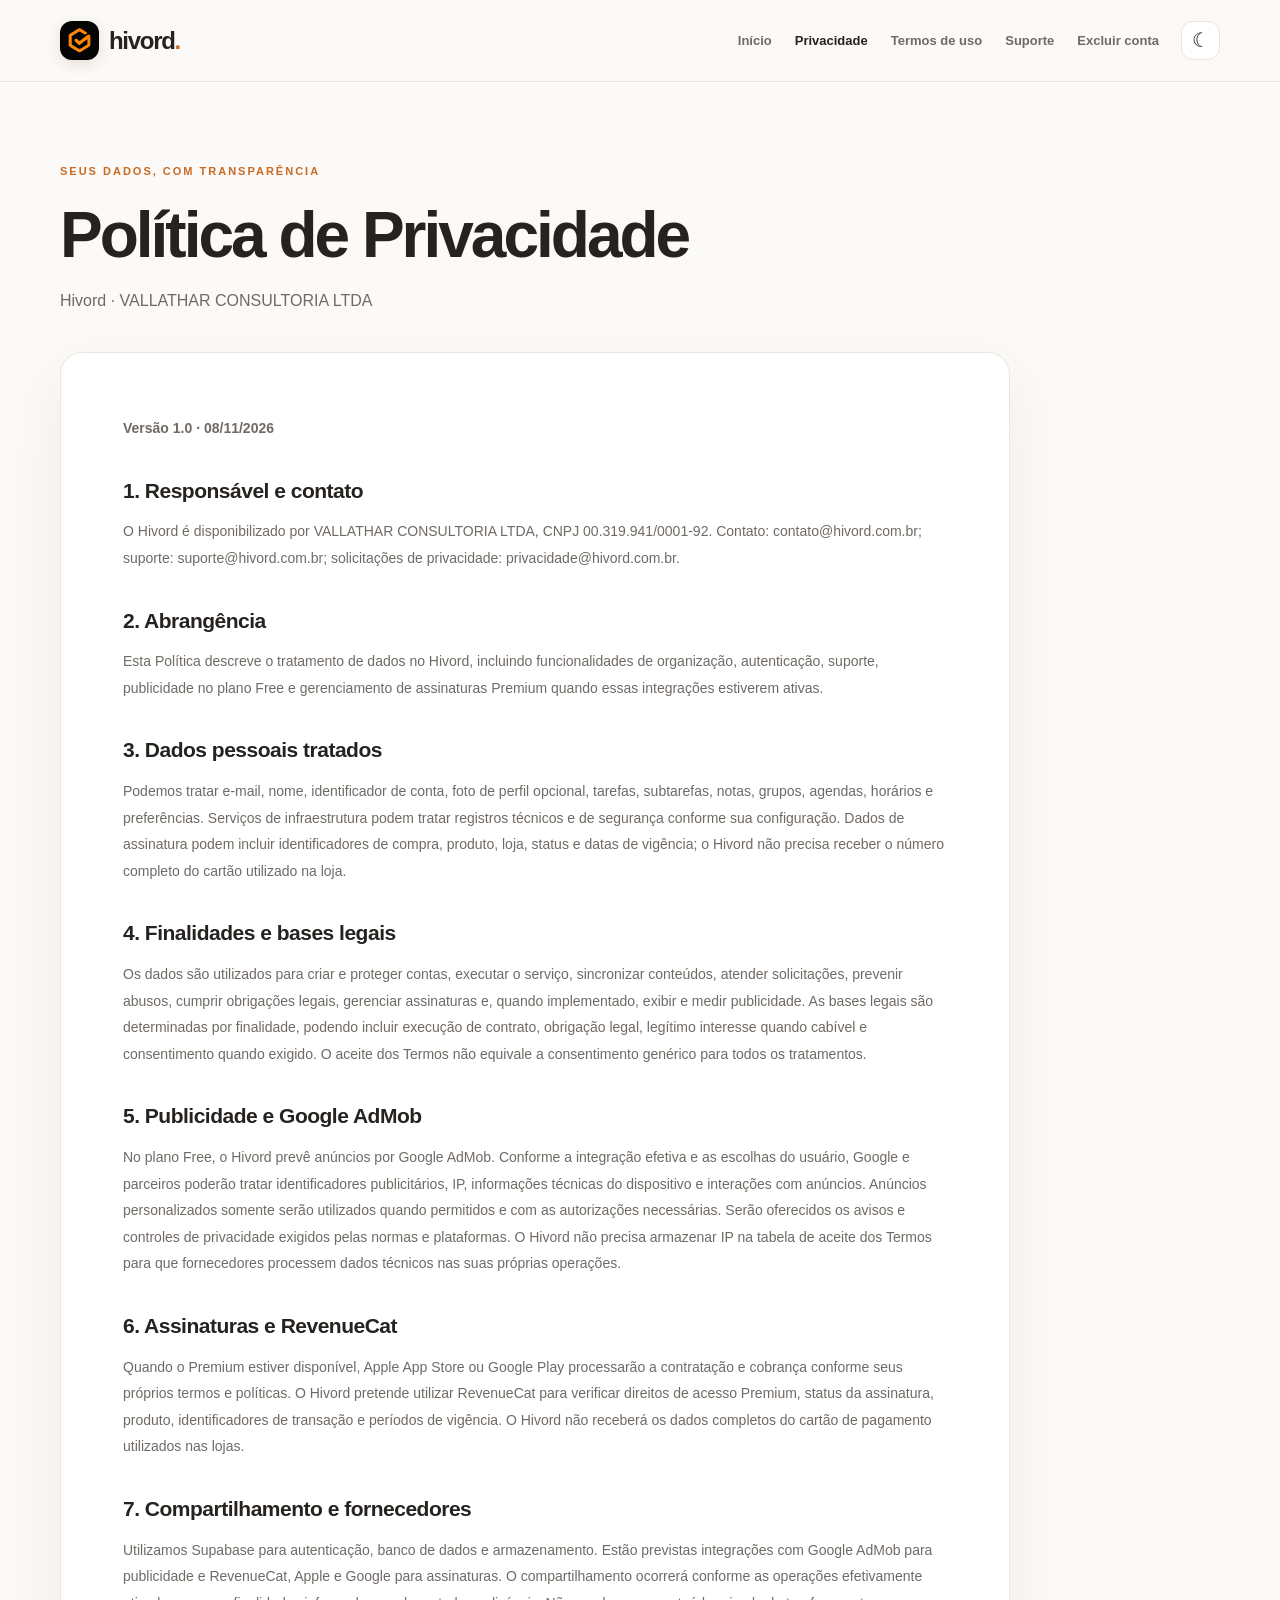
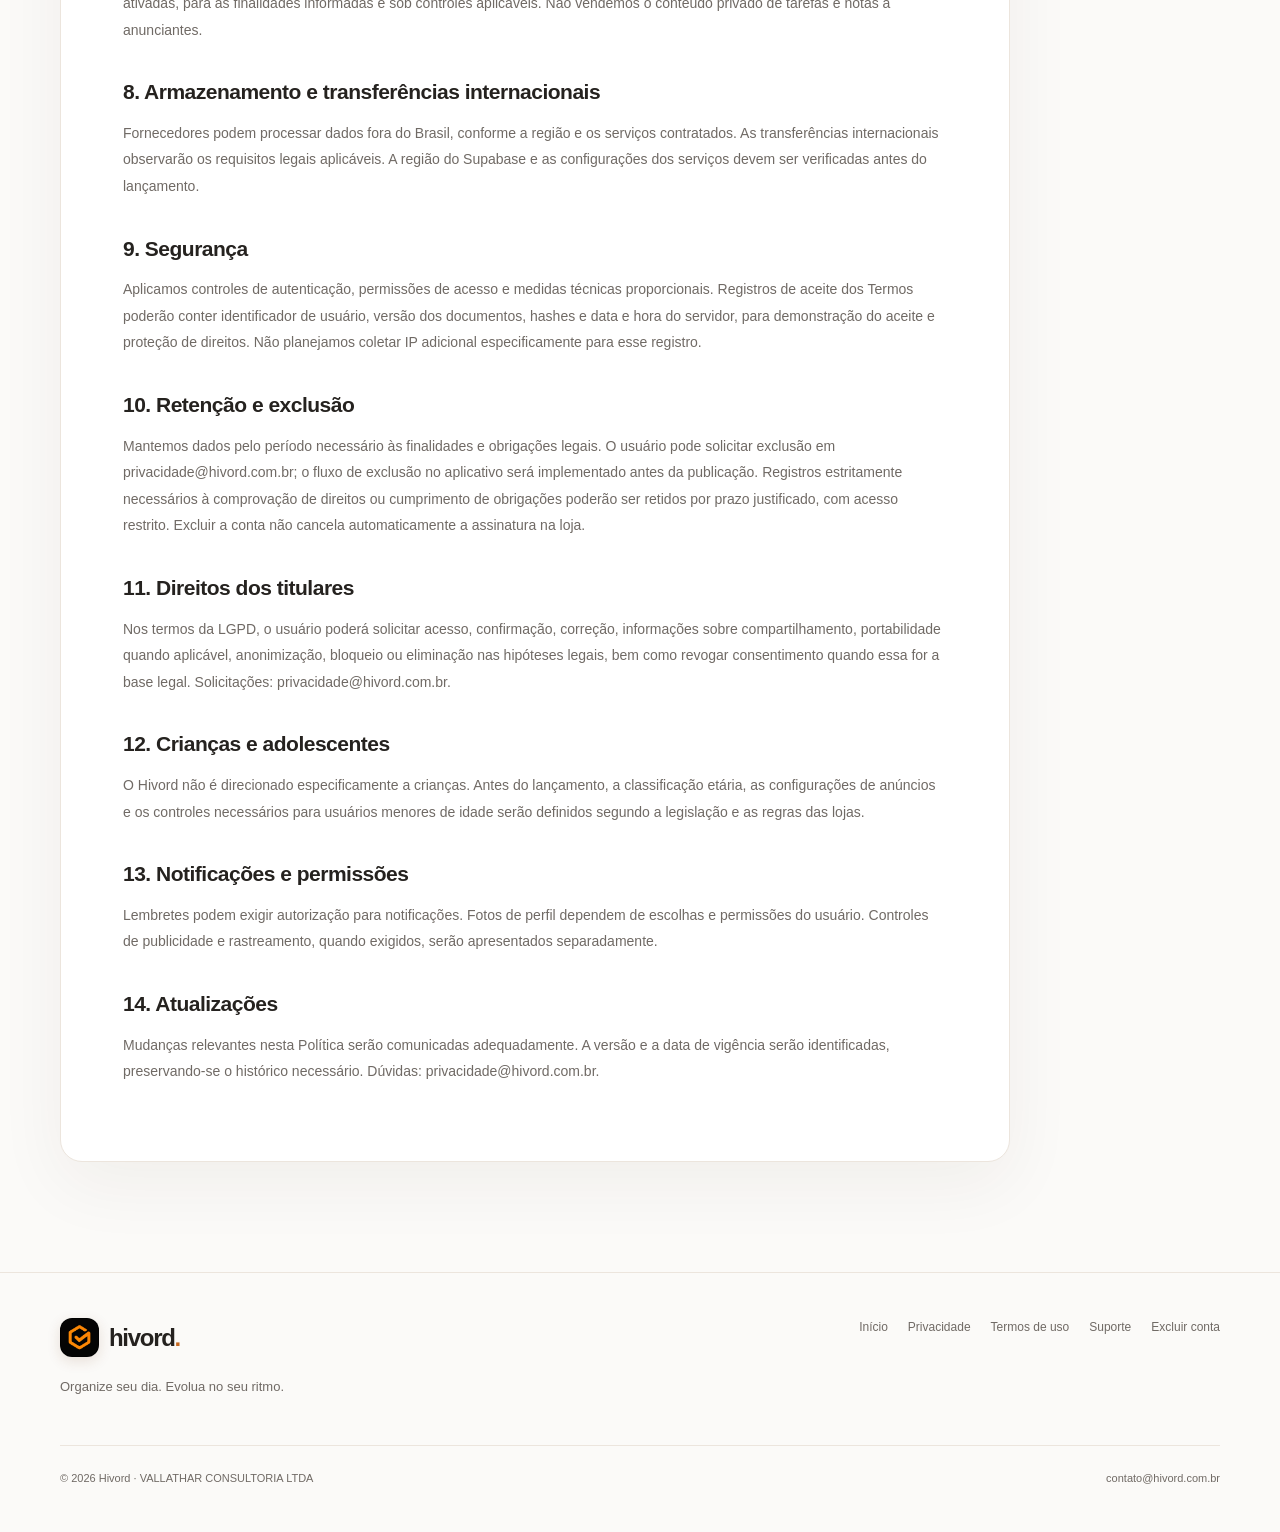
<file: privacidade.html>
<!DOCTYPE html>

<html data-theme="light" lang="pt-BR">
<head><meta charset="utf-8"/><meta content="width=device-width,initial-scale=1" name="viewport"/>
<meta content="Política de Privacidade do Hivord." name="description"/><meta content="#fbfaf8" name="theme-color"/>
<title>Política de Privacidade | Hivord</title>
<link href="[data-uri]" rel="icon" type="image/png"/><style>
:root{color-scheme:light;--bg:#fbfaf8;--surface:#fff;--surface2:#f6f0e9;--text:#25221f;--muted:#706a65;--line:#ece5dd;--navy:#24201d;--accent:#c86a22;--accent2:#f3b273;--shadow:0 22px 70px rgba(62,38,20,.055)}
html[data-theme=dark]{color-scheme:dark;--bg:#121212;--surface:#1d1d1d;--surface2:#29231f;--text:#f6f2ec;--muted:#b2a9a0;--line:#37312c;--navy:#f6f2ec;--accent:#f2a45f;--accent2:#d78035;--shadow:0 22px 70px rgba(0,0,0,.2)}
*{box-sizing:border-box}html{scroll-behavior:smooth}body{margin:0;background:var(--bg);color:var(--text);font-family:Inter,-apple-system,BlinkMacSystemFont,"Segoe UI",sans-serif;line-height:1.65;transition:background .25s,color .25s}a{color:inherit}button{font:inherit}.container{width:min(1160px,calc(100% - 48px));margin:auto}.topbar{height:82px;position:sticky;top:0;z-index:20;background:color-mix(in srgb,var(--bg) 90%,transparent);backdrop-filter:blur(20px);border-bottom:1px solid var(--line)}.top-inner{display:flex;align-items:center;justify-content:space-between;height:100%}.brand{display:inline-flex;gap:10px;align-items:center;text-decoration:none;font-size:24px;letter-spacing:-1.2px;font-weight:800}.brand-logo{width:35px;height:35px;object-fit:cover;border-radius:10px;display:block}.brand-period{color:#d97820}.header-right{display:flex;align-items:center;gap:22px}nav{display:flex;gap:23px;align-items:center}nav a{text-decoration:none;font-size:13px;font-weight:600;color:var(--muted);transition:color .2s}nav a:hover,nav a.active{color:var(--text)}.icon-button{width:39px;height:39px;display:grid;place-items:center;border:1px solid var(--line);background:var(--surface);color:var(--text);border-radius:12px;cursor:pointer;font-size:20px;transition:transform .2s}.icon-button:hover{transform:translateY(-2px)}.menu-button{display:none}
.hero{display:grid;grid-template-columns:1.08fr .92fr;gap:55px;align-items:center;min-height:680px;padding:76px 0 80px}.eyebrow,.overline{font-size:11px;letter-spacing:2px;font-weight:800;color:var(--accent);text-transform:uppercase}.eyebrow{display:inline-flex;align-items:center;gap:10px}.dot,.tiny-dot{width:7px;height:7px;background:#e58b3c;display:inline-block;border-radius:50%;box-shadow:0 0 0 5px rgba(217,120,32,.13)}h1,h2,h3,p{margin-top:0}.hero h1{font-size:clamp(56px,6.5vw,94px);line-height:1.06;letter-spacing:-5px;margin:27px 0 24px;font-weight:780}.gradient-text{background:linear-gradient(115deg,#a94f0f,#ed9a48);-webkit-background-clip:text;background-clip:text;color:transparent}html[data-theme=dark] .gradient-text{background:linear-gradient(115deg,#ffe6ca,#e78939);-webkit-background-clip:text;background-clip:text}.lead{font-size:18px;line-height:1.85;color:var(--muted);max-width:510px}.hero-actions{display:flex;gap:12px;flex-wrap:wrap;margin-top:33px}.button{display:inline-flex;gap:22px;align-items:center;justify-content:center;padding:14px 20px;border-radius:13px;text-decoration:none;font-size:13px;font-weight:750;transition:transform .2s,box-shadow .2s}.button:hover{transform:translateY(-2px)}.button.primary{background:#d97820;color:#fff;box-shadow:0 12px 30px rgba(130,67,16,.16)}.button.ghost{border:1px solid var(--line);background:var(--surface)}.release-note{margin-top:28px;display:flex;align-items:center;gap:12px;font-size:12px;color:var(--muted)}.tiny-dot{box-shadow:none;width:6px;height:6px}
.hero-visual{min-height:540px;position:relative;display:flex;align-items:center;justify-content:center}.halo{position:absolute;inset:5% 0;background:radial-gradient(circle at 50% 50%,rgba(225,124,37,.19),transparent 62%)}.phone{position:relative;z-index:1;width:280px;height:552px;background:#181512;border:8px solid #3b3026;border-radius:43px;padding:7px;box-shadow:0 40px 95px rgba(31,19,9,.32),inset 0 0 0 2px #6d5340;transform:rotate(4deg)}.phone-notch{position:absolute;width:95px;height:20px;background:#181512;top:9px;left:calc(50% - 47px);z-index:2;border-radius:0 0 15px 15px}.phone-ui{height:100%;border-radius:29px;background:#faf8f5;color:#30271f;padding:18px 17px 13px;overflow:hidden}.phone-top{font-size:10px;font-weight:700;display:flex;justify-content:space-between}.phone-greeting{margin-top:29px;font-size:10px;letter-spacing:1.5px;font-weight:800;color:#b97639}.phone-greeting span{color:#d89d67}.phone-title{font-size:25px;line-height:1.15;font-weight:800;letter-spacing:-1px;margin-top:7px}.phone-caption{font-size:11px;color:#81766d;margin-top:21px}.progress-card{background:white;border:1px solid #f2e8df;border-radius:14px;padding:14px;margin-top:8px}.progress-head{display:flex;justify-content:space-between;font-size:10px;color:#88796d}.progress-head b{font-size:15px;color:#bd5f17}.progress-track{height:7px;background:#f2e8df;border-radius:9px;margin:12px 0}.progress-track i{display:block;width:75%;height:100%;background:#d97820;border-radius:9px}.progress-card small{font-size:9px;color:#8d8175}.phone-section{display:flex;justify-content:space-between;margin-top:24px;font-size:10px;font-weight:800;letter-spacing:1px}.phone-section span{color:#b97639;letter-spacing:0}.phone-task{display:flex;gap:8px;align-items:center;margin-top:10px;padding:10px 8px;background:white;border-radius:11px;border:1px solid #f0e7de}.phone-task .done,.phone-task .pending{display:grid;place-items:center;width:19px;height:19px;border-radius:50%;background:#d97820;color:white;font-size:10px;flex:none}.phone-task .pending{background:#f4ebe2;border:1px solid #e8d9c9}.phone-task div{flex:1;line-height:1.25}.phone-task b{font-size:10px;display:block}.phone-task small{font-size:8px;color:#958578}.phone-task>span:last-child{font-size:9px;color:#97887a}.phone-bottom{display:flex;justify-content:space-around;font-size:18px;margin-top:17px;color:#d97820}.phone-bottom span{color:#b6a69a}.visual-note{position:absolute;right:2px;bottom:7px;font-size:11px;color:var(--muted)}
.section{padding:75px 0 105px}.section-intro{max-width:610px}.section-intro h2,.bottom-links h2{font-size:clamp(35px,4vw,54px);line-height:1.15;letter-spacing:-2px;margin:17px 0}.section-intro p,.bottom-links p{color:var(--muted);font-size:16px}.features{display:grid;grid-template-columns:repeat(4,1fr);gap:16px;margin-top:38px}.feature{min-height:275px;background:var(--surface);border:1px solid var(--line);border-radius:19px;padding:26px;display:flex;flex-direction:column;box-shadow:var(--shadow);transition:transform .2s}.feature:hover{transform:translateY(-5px)}.feature-icon{display:grid;place-items:center;width:46px;height:46px;border-radius:13px;background:var(--surface2);font-size:25px;color:var(--accent)}.feature h3{font-size:20px;margin:24px 0 8px}.feature p{font-size:13px;color:var(--muted);line-height:1.75}.feature-index{margin-top:auto;font-size:10px;letter-spacing:1px;color:var(--muted)}
.statement{position:relative;overflow:hidden;border-radius:28px;background:#24201c;color:#fff6ed;padding:65px 62px;display:flex;justify-content:space-between;gap:32px;align-items:end}.statement-light{position:absolute;right:-120px;top:-210px;width:520px;height:520px;border-radius:50%;background:radial-gradient(circle,rgba(239,136,49,.22),transparent 70%);pointer-events:none}.statement .overline{color:#f4a45f}.statement h2{font-size:clamp(32px,4vw,51px);line-height:1.15;letter-spacing:-2px;margin:17px 0}.statement h2 em{font-style:normal;color:#f4a45f}.statement p{color:#ddcbb9;margin:0}.button.light{background:#fff4e8;color:#35251b;flex:none}.bottom-links{padding:95px 0;display:grid;grid-template-columns:1fr 1fr;gap:80px}.bottom-links>div:last-child{display:grid;gap:0}.bottom-links a{padding:15px 0;display:flex;justify-content:space-between;border-bottom:1px solid var(--line);text-decoration:none;font-weight:650;font-size:14px}
footer{border-top:1px solid var(--line);padding:45px 0}.footer-grid{display:grid;grid-template-columns:1fr 1fr;gap:35px}.footer-grid p{color:var(--muted);font-size:13px;margin-top:10px}.footer-nav{display:flex;gap:13px 20px;justify-content:flex-end;flex-wrap:wrap;align-content:start}.footer-nav a{font-size:12px;text-decoration:none;color:var(--muted)}.footer-bottom{grid-column:1/-1;border-top:1px solid var(--line);padding-top:23px;display:flex;justify-content:space-between;gap:20px;font-size:11px;color:var(--muted)}.footer-bottom a{text-decoration:none}
.page-shell{padding:75px 0 110px;min-height:65vh}.page-heading{max-width:790px;margin-bottom:38px}.page-heading h1{font-size:clamp(44px,5vw,70px);letter-spacing:-3px;line-height:1.1;margin:17px 0}.page-heading p{color:var(--muted);font-size:16px}.document{background:var(--surface);border:1px solid var(--line);border-radius:22px;padding:clamp(24px,5vw,62px);box-shadow:var(--shadow);max-width:950px}.document-note{border-left:3px solid #d97820;padding:14px 20px;background:var(--surface2);border-radius:0 12px 12px 0;margin-bottom:35px}.document-note strong{font-size:13px}.document-note p{font-size:13px;color:var(--muted);margin:5px 0 0}.legal-copy h2,.document.deletion h2{font-size:21px;letter-spacing:-.5px;margin:32px 0 10px}.legal-copy p,.document.deletion p,.steps{font-size:14px;line-height:1.9;color:var(--muted)}.legal-copy a,.document.deletion a:not(.button){color:var(--accent);overflow-wrap:anywhere}.legal-copy p:first-child{font-weight:650}.contact-grid{display:grid;grid-template-columns:repeat(3,1fr);gap:17px}.contact-card{background:var(--surface);border:1px solid var(--line);border-radius:20px;padding:28px;min-height:280px;display:flex;flex-direction:column}.contact-icon{display:grid;place-items:center;background:var(--surface2);color:var(--accent);width:49px;height:49px;border-radius:14px;font-size:25px}.contact-card h2{font-size:20px;letter-spacing:-.5px;margin:22px 0 8px}.contact-card p{color:var(--muted);font-size:13px}.contact-card a{color:var(--accent);font-size:13px;font-weight:700;margin-top:auto;overflow-wrap:anywhere;text-decoration:none}.help-panel{border:1px solid var(--line);background:var(--surface2);padding:28px;border-radius:20px;margin-top:22px}.help-panel h2{font-size:19px}.help-panel p{font-size:14px;color:var(--muted);margin-bottom:0}.steps{padding-left:22px}.steps li{margin:12px 0}.deletion .button{margin-top:18px}
@media(max-width:1000px){nav{gap:13px}.hero{gap:15px}.features{grid-template-columns:repeat(2,1fr)}.contact-grid{grid-template-columns:1fr}.contact-card{min-height:220px}.visual-note{right:0}}
@media(max-width:760px){.container{width:min(100% - 36px,1160px)}.topbar{height:70px}.brand{font-size:22px}.header-right{gap:9px}.menu-button{display:grid}nav{display:none;position:absolute;top:69px;left:0;right:0;background:var(--surface);padding:18px;box-shadow:var(--shadow);border-bottom:1px solid var(--line);flex-direction:column;align-items:stretch;gap:0}nav.open{display:flex}nav a{padding:12px;font-size:14px}.hero{grid-template-columns:1fr;gap:12px;padding:60px 0 55px}.hero h1{font-size:clamp(52px,12vw,74px);letter-spacing:-3.5px}.lead{font-size:16px}.hero-visual{min-height:555px}.phone{transform:rotate(2deg)}.visual-note{right:10px}.section{padding:40px 0 75px}.features{grid-template-columns:1fr 1fr}.feature{min-height:255px}.statement{padding:40px 28px;display:block}.statement .button{margin-top:25px}.bottom-links{grid-template-columns:1fr;gap:20px;padding:65px 0}.footer-grid{grid-template-columns:1fr}.footer-nav{justify-content:flex-start}.footer-bottom{flex-direction:column;gap:8px}.page-shell{padding:54px 0 80px}.page-heading h1{letter-spacing:-2px}}
@media(max-width:480px){.features{grid-template-columns:1fr}.feature{min-height:205px}.hero-actions{flex-direction:column;align-items:stretch}.hero-actions .button{justify-content:space-between}.phone{transform:none}.statement h2{letter-spacing:-1.2px}.document{padding:23px}.page-heading h1{font-size:43px}}
@media(prefers-reduced-motion:reduce){html{scroll-behavior:auto}*,*:before,*:after{transition:none!important}}

/* Ajustes da identidade oficial Hivord */
.brand-period{color:#d97820}.button.primary{background:#d97820;color:#fff}.phone{border-color:#3b3026}.phone-ui{background:#faf8f5}.phone-task{border-color:#efe4d8}.phone-bottom{color:#d97820}.statement{background:#24201c}.statement .overline,.statement h2 em{color:#f4a45f}.statement .button.light{background:#fff2e2;color:#3a2719}.feature-icon{font-weight:700}.brand-logo{box-shadow:0 3px 12px rgba(0,0,0,.1)}

/* Hivord 3.0 refinements */
body{font-family:Inter,ui-sans-serif,-apple-system,BlinkMacSystemFont,"Segoe UI",Arial,sans-serif;-webkit-font-smoothing:antialiased}
.topbar{background:var(--bg)}.brand{letter-spacing:-1.3px;gap:10px}.brand-logo{width:39px;height:39px;border-radius:12px;object-fit:cover;display:block;box-shadow:0 4px 14px rgba(112,58,22,.14)}.brand-period{color:var(--accent)}
.icon-button:focus-visible,a:focus-visible{outline:3px solid var(--accent);outline-offset:3px}
.hero{min-height:650px}.hero h1{font-weight:800;letter-spacing:-4.7px}.hero .gradient-text{background:linear-gradient(110deg,#bc5d1a,#e99b58);background-clip:text;-webkit-background-clip:text;color:transparent}html[data-theme=dark] .hero .gradient-text{background:linear-gradient(110deg,#f7bd8d,#e48b3c);background-clip:text;-webkit-background-clip:text;color:transparent}
.button.primary{background:#c66b26;color:#fff;box-shadow:0 12px 25px rgba(177,87,23,.17)}.button.primary:hover{box-shadow:0 17px 32px rgba(177,87,23,.24)}
.eyebrow,.overline{color:var(--accent)}.dot,.tiny-dot{background:#dc893e}.halo{background:radial-gradient(circle at 50% 50%,rgba(216,130,57,.17),transparent 63%)}
.phone{transform:rotate(2deg)}.phone-ui{background:#faf8f5}.phone-task,.progress-card{background:#fff}.phone-section{color:#43382e}.phone-bottom{color:#c26a29}.phone-bottom span{color:#b7a99c}
.feature{box-shadow:0 12px 35px rgba(56,32,14,.035)}.feature-icon{color:var(--accent)}.feature-index{letter-spacing:1.2px}
.statement{background:#25201c}.statement .overline{color:#f4ae75}.statement h2 em{color:#f4ae75}.statement-light{background:radial-gradient(circle,rgba(231,139,66,.19),transparent 70%)}
.contact-card a{word-break:break-word}.legal-copy{overflow-wrap:anywhere}.legal-copy h2{scroll-margin-top:110px}
@media(max-width:760px){.hero h1{letter-spacing:-3px}.phone{transform:none}.topbar{height:70px}}
</style>
<script>try{document.documentElement.dataset.theme=localStorage.getItem('hivord-theme')||((window.matchMedia&&matchMedia('(prefers-color-scheme: dark)').matches)?'dark':'light')}catch(e){}</script>
<script>document.addEventListener("DOMContentLoaded",()=>{(()=>{const root=document.documentElement,btn=document.getElementById('theme-toggle'),menu=document.getElementById('menu-toggle'),nav=document.getElementById('nav');function sync(){const dark=root.dataset.theme==='dark';btn.querySelector('.theme-symbol').textContent=dark?'☀':'☾';btn.setAttribute('aria-label',dark?'Ativar modo claro':'Ativar modo escuro');btn.title=dark?'Ativar modo claro':'Ativar modo escuro';document.querySelector('meta[name="theme-color"]').content=dark?'#141311':'#fbfaf8'}btn.addEventListener('click',()=>{root.dataset.theme=root.dataset.theme==='dark'?'light':'dark';try{localStorage.setItem('hivord-theme',root.dataset.theme)}catch(e){}sync()});menu.addEventListener('click',()=>{const open=nav.classList.toggle('open');menu.setAttribute('aria-expanded',String(open));menu.setAttribute('aria-label',open?'Fechar menu':'Abrir menu')});nav.querySelectorAll('a').forEach(a=>a.addEventListener('click',()=>{nav.classList.remove('open');menu.setAttribute('aria-expanded','false')}));sync()})();});</script></head>
<body><header class="topbar"><div class="container top-inner">
<a aria-label="Hivord, início" class="brand" href="index.html"><img alt="" class="brand-logo" height="35" src="[data-uri]" width="35"/><span>hivord<span class="brand-period">.</span></span></a>
<div class="header-right"><nav aria-label="Navegação principal" id="nav"><a class="" href="index.html">Início</a><a class="active" href="privacidade.html">Privacidade</a><a class="" href="termos.html">Termos de uso</a><a class="" href="suporte.html">Suporte</a><a class="" href="excluir-conta.html">Excluir conta</a></nav>
<button aria-label="Ativar modo escuro" class="icon-button" id="theme-toggle" title="Alternar modo claro/escuro"><span aria-hidden="true" class="theme-symbol">☾</span></button>
<button aria-controls="nav" aria-expanded="false" aria-label="Abrir menu" class="icon-button menu-button" id="menu-toggle">☰</button></div>
</div></header><main><div class="container page-shell"><div class="page-heading"><span class="overline">SEUS DADOS, COM TRANSPARÊNCIA</span><h1>Política de Privacidade</h1><p>Hivord · VALLATHAR CONSULTORIA LTDA</p></div>
<div class="document"><div class="legal-copy"><p>Versão 1.0 · 08/11/2026</p><section class="legal-section" id="sec-1"><h2>1. Responsável e contato</h2><p>O Hivord é disponibilizado por VALLATHAR CONSULTORIA LTDA, CNPJ 00.319.941/0001-92. Contato: contato@hivord.com.br; suporte: suporte@hivord.com.br; solicitações de privacidade: privacidade@hivord.com.br.</p></section><section class="legal-section" id="sec-2"><h2>2. Abrangência</h2><p>Esta Política descreve o tratamento de dados no Hivord, incluindo funcionalidades de organização, autenticação, suporte, publicidade no plano Free e gerenciamento de assinaturas Premium quando essas integrações estiverem ativas.</p></section><section class="legal-section" id="sec-3"><h2>3. Dados pessoais tratados</h2><p>Podemos tratar e-mail, nome, identificador de conta, foto de perfil opcional, tarefas, subtarefas, notas, grupos, agendas, horários e preferências. Serviços de infraestrutura podem tratar registros técnicos e de segurança conforme sua configuração. Dados de assinatura podem incluir identificadores de compra, produto, loja, status e datas de vigência; o Hivord não precisa receber o número completo do cartão utilizado na loja.</p></section><section class="legal-section" id="sec-4"><h2>4. Finalidades e bases legais</h2><p>Os dados são utilizados para criar e proteger contas, executar o serviço, sincronizar conteúdos, atender solicitações, prevenir abusos, cumprir obrigações legais, gerenciar assinaturas e, quando implementado, exibir e medir publicidade. As bases legais são determinadas por finalidade, podendo incluir execução de contrato, obrigação legal, legítimo interesse quando cabível e consentimento quando exigido. O aceite dos Termos não equivale a consentimento genérico para todos os tratamentos.</p></section><section class="legal-section" id="sec-5"><h2>5. Publicidade e Google AdMob</h2><p>No plano Free, o Hivord prevê anúncios por Google AdMob. Conforme a integração efetiva e as escolhas do usuário, Google e parceiros poderão tratar identificadores publicitários, IP, informações técnicas do dispositivo e interações com anúncios. Anúncios personalizados somente serão utilizados quando permitidos e com as autorizações necessárias. Serão oferecidos os avisos e controles de privacidade exigidos pelas normas e plataformas. O Hivord não precisa armazenar IP na tabela de aceite dos Termos para que fornecedores processem dados técnicos nas suas próprias operações.</p></section><section class="legal-section" id="sec-6"><h2>6. Assinaturas e RevenueCat</h2><p>Quando o Premium estiver disponível, Apple App Store ou Google Play processarão a contratação e cobrança conforme seus próprios termos e políticas. O Hivord pretende utilizar RevenueCat para verificar direitos de acesso Premium, status da assinatura, produto, identificadores de transação e períodos de vigência. O Hivord não receberá os dados completos do cartão de pagamento utilizados nas lojas.</p></section><section class="legal-section" id="sec-7"><h2>7. Compartilhamento e fornecedores</h2><p>Utilizamos Supabase para autenticação, banco de dados e armazenamento. Estão previstas integrações com Google AdMob para publicidade e RevenueCat, Apple e Google para assinaturas. O compartilhamento ocorrerá conforme as operações efetivamente ativadas, para as finalidades informadas e sob controles aplicáveis. Não vendemos o conteúdo privado de tarefas e notas a anunciantes.</p></section><section class="legal-section" id="sec-8"><h2>8. Armazenamento e transferências internacionais</h2><p>Fornecedores podem processar dados fora do Brasil, conforme a região e os serviços contratados. As transferências internacionais observarão os requisitos legais aplicáveis. A região do Supabase e as configurações dos serviços devem ser verificadas antes do lançamento.</p></section><section class="legal-section" id="sec-9"><h2>9. Segurança</h2><p>Aplicamos controles de autenticação, permissões de acesso e medidas técnicas proporcionais. Registros de aceite dos Termos poderão conter identificador de usuário, versão dos documentos, hashes e data e hora do servidor, para demonstração do aceite e proteção de direitos. Não planejamos coletar IP adicional especificamente para esse registro.</p></section><section class="legal-section" id="sec-10"><h2>10. Retenção e exclusão</h2><p>Mantemos dados pelo período necessário às finalidades e obrigações legais. O usuário pode solicitar exclusão em privacidade@hivord.com.br; o fluxo de exclusão no aplicativo será implementado antes da publicação. Registros estritamente necessários à comprovação de direitos ou cumprimento de obrigações poderão ser retidos por prazo justificado, com acesso restrito. Excluir a conta não cancela automaticamente a assinatura na loja.</p></section><section class="legal-section" id="sec-11"><h2>11. Direitos dos titulares</h2><p>Nos termos da LGPD, o usuário poderá solicitar acesso, confirmação, correção, informações sobre compartilhamento, portabilidade quando aplicável, anonimização, bloqueio ou eliminação nas hipóteses legais, bem como revogar consentimento quando essa for a base legal. Solicitações: privacidade@hivord.com.br.</p></section><section class="legal-section" id="sec-12"><h2>12. Crianças e adolescentes</h2><p>O Hivord não é direcionado especificamente a crianças. Antes do lançamento, a classificação etária, as configurações de anúncios e os controles necessários para usuários menores de idade serão definidos segundo a legislação e as regras das lojas.</p></section><section class="legal-section" id="sec-13"><h2>13. Notificações e permissões</h2><p>Lembretes podem exigir autorização para notificações. Fotos de perfil dependem de escolhas e permissões do usuário. Controles de publicidade e rastreamento, quando exigidos, serão apresentados separadamente.</p></section><section class="legal-section" id="sec-14"><h2>14. Atualizações</h2><p>Mudanças relevantes nesta Política serão comunicadas adequadamente. A versão e a data de vigência serão identificadas, preservando-se o histórico necessário. Dúvidas: privacidade@hivord.com.br.</p></section></div></div></div></main>
<footer><div class="container footer-grid"><div><a class="brand" href="index.html"><img alt="" class="brand-logo" height="35" src="[data-uri]" width="35"/><span>hivord<span class="brand-period">.</span></span></a><p>Organize seu dia. Evolua no seu ritmo.</p></div><div class="footer-nav"><a class="" href="index.html">Início</a><a class="active" href="privacidade.html">Privacidade</a><a class="" href="termos.html">Termos de uso</a><a class="" href="suporte.html">Suporte</a><a class="" href="excluir-conta.html">Excluir conta</a></div><div class="footer-bottom"><span>© 2026 Hivord · VALLATHAR CONSULTORIA LTDA</span><span><a href="mailto:contato@hivord.com.br">contato@hivord.com.br</a></span></div></div></footer>
</body></html>
</file>
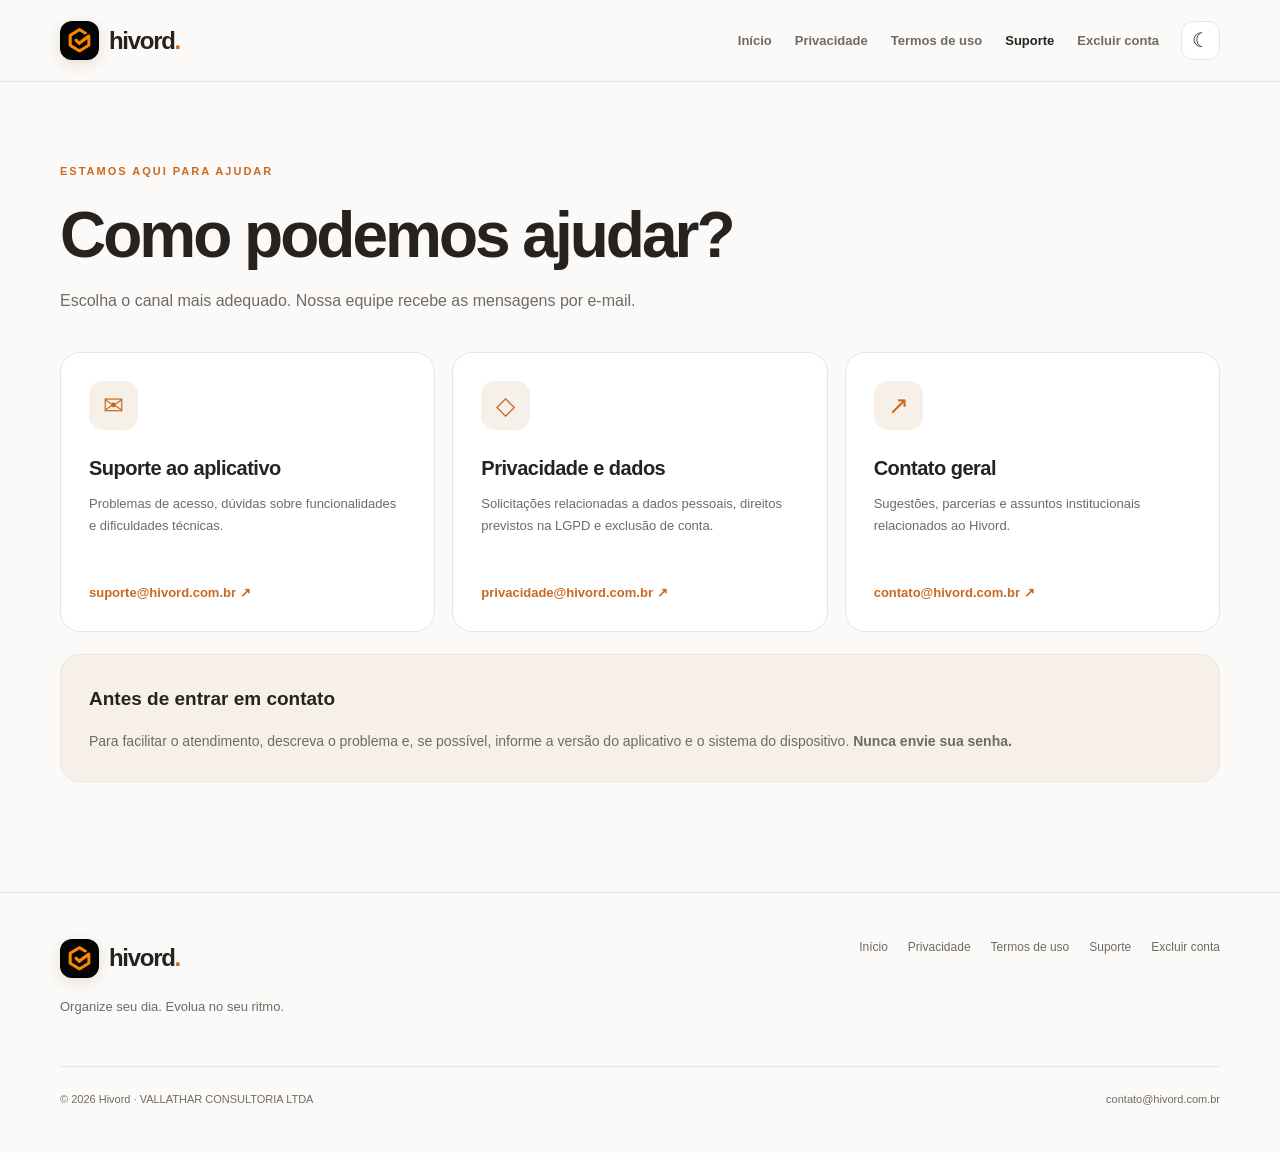
<file: suporte.html>
<!doctype html>
<html lang="pt-BR" data-theme="light">
<head><meta charset="utf-8"><meta name="viewport" content="width=device-width,initial-scale=1">
<meta name="description" content="Canais de suporte e contato do Hivord."><meta name="theme-color" content="#fbfaf8">
<title>Suporte | Hivord</title>
<link rel="icon" href="[data-uri]" type="image/png"><style>
:root{color-scheme:light;--bg:#fbfaf8;--surface:#fff;--surface2:#f6f0e9;--text:#25221f;--muted:#706a65;--line:#ece5dd;--navy:#24201d;--accent:#c86a22;--accent2:#f3b273;--shadow:0 22px 70px rgba(62,38,20,.055)}
html[data-theme=dark]{color-scheme:dark;--bg:#121212;--surface:#1d1d1d;--surface2:#29231f;--text:#f6f2ec;--muted:#b2a9a0;--line:#37312c;--navy:#f6f2ec;--accent:#f2a45f;--accent2:#d78035;--shadow:0 22px 70px rgba(0,0,0,.2)}
*{box-sizing:border-box}html{scroll-behavior:smooth}body{margin:0;background:var(--bg);color:var(--text);font-family:Inter,-apple-system,BlinkMacSystemFont,"Segoe UI",sans-serif;line-height:1.65;transition:background .25s,color .25s}a{color:inherit}button{font:inherit}.container{width:min(1160px,calc(100% - 48px));margin:auto}.topbar{height:82px;position:sticky;top:0;z-index:20;background:color-mix(in srgb,var(--bg) 90%,transparent);backdrop-filter:blur(20px);border-bottom:1px solid var(--line)}.top-inner{display:flex;align-items:center;justify-content:space-between;height:100%}.brand{display:inline-flex;gap:10px;align-items:center;text-decoration:none;font-size:24px;letter-spacing:-1.2px;font-weight:800}.brand-logo{width:35px;height:35px;object-fit:cover;border-radius:10px;display:block}.brand-period{color:#d97820}.header-right{display:flex;align-items:center;gap:22px}nav{display:flex;gap:23px;align-items:center}nav a{text-decoration:none;font-size:13px;font-weight:600;color:var(--muted);transition:color .2s}nav a:hover,nav a.active{color:var(--text)}.icon-button{width:39px;height:39px;display:grid;place-items:center;border:1px solid var(--line);background:var(--surface);color:var(--text);border-radius:12px;cursor:pointer;font-size:20px;transition:transform .2s}.icon-button:hover{transform:translateY(-2px)}.menu-button{display:none}
.hero{display:grid;grid-template-columns:1.08fr .92fr;gap:55px;align-items:center;min-height:680px;padding:76px 0 80px}.eyebrow,.overline{font-size:11px;letter-spacing:2px;font-weight:800;color:var(--accent);text-transform:uppercase}.eyebrow{display:inline-flex;align-items:center;gap:10px}.dot,.tiny-dot{width:7px;height:7px;background:#e58b3c;display:inline-block;border-radius:50%;box-shadow:0 0 0 5px rgba(217,120,32,.13)}h1,h2,h3,p{margin-top:0}.hero h1{font-size:clamp(56px,6.5vw,94px);line-height:1.06;letter-spacing:-5px;margin:27px 0 24px;font-weight:780}.gradient-text{background:linear-gradient(115deg,#a94f0f,#ed9a48);-webkit-background-clip:text;background-clip:text;color:transparent}html[data-theme=dark] .gradient-text{background:linear-gradient(115deg,#ffe6ca,#e78939);-webkit-background-clip:text;background-clip:text}.lead{font-size:18px;line-height:1.85;color:var(--muted);max-width:510px}.hero-actions{display:flex;gap:12px;flex-wrap:wrap;margin-top:33px}.button{display:inline-flex;gap:22px;align-items:center;justify-content:center;padding:14px 20px;border-radius:13px;text-decoration:none;font-size:13px;font-weight:750;transition:transform .2s,box-shadow .2s}.button:hover{transform:translateY(-2px)}.button.primary{background:#d97820;color:#fff;box-shadow:0 12px 30px rgba(130,67,16,.16)}.button.ghost{border:1px solid var(--line);background:var(--surface)}.release-note{margin-top:28px;display:flex;align-items:center;gap:12px;font-size:12px;color:var(--muted)}.tiny-dot{box-shadow:none;width:6px;height:6px}
.hero-visual{min-height:540px;position:relative;display:flex;align-items:center;justify-content:center}.halo{position:absolute;inset:5% 0;background:radial-gradient(circle at 50% 50%,rgba(225,124,37,.19),transparent 62%)}.phone{position:relative;z-index:1;width:280px;height:552px;background:#181512;border:8px solid #3b3026;border-radius:43px;padding:7px;box-shadow:0 40px 95px rgba(31,19,9,.32),inset 0 0 0 2px #6d5340;transform:rotate(4deg)}.phone-notch{position:absolute;width:95px;height:20px;background:#181512;top:9px;left:calc(50% - 47px);z-index:2;border-radius:0 0 15px 15px}.phone-ui{height:100%;border-radius:29px;background:#faf8f5;color:#30271f;padding:18px 17px 13px;overflow:hidden}.phone-top{font-size:10px;font-weight:700;display:flex;justify-content:space-between}.phone-greeting{margin-top:29px;font-size:10px;letter-spacing:1.5px;font-weight:800;color:#b97639}.phone-greeting span{color:#d89d67}.phone-title{font-size:25px;line-height:1.15;font-weight:800;letter-spacing:-1px;margin-top:7px}.phone-caption{font-size:11px;color:#81766d;margin-top:21px}.progress-card{background:white;border:1px solid #f2e8df;border-radius:14px;padding:14px;margin-top:8px}.progress-head{display:flex;justify-content:space-between;font-size:10px;color:#88796d}.progress-head b{font-size:15px;color:#bd5f17}.progress-track{height:7px;background:#f2e8df;border-radius:9px;margin:12px 0}.progress-track i{display:block;width:75%;height:100%;background:#d97820;border-radius:9px}.progress-card small{font-size:9px;color:#8d8175}.phone-section{display:flex;justify-content:space-between;margin-top:24px;font-size:10px;font-weight:800;letter-spacing:1px}.phone-section span{color:#b97639;letter-spacing:0}.phone-task{display:flex;gap:8px;align-items:center;margin-top:10px;padding:10px 8px;background:white;border-radius:11px;border:1px solid #f0e7de}.phone-task .done,.phone-task .pending{display:grid;place-items:center;width:19px;height:19px;border-radius:50%;background:#d97820;color:white;font-size:10px;flex:none}.phone-task .pending{background:#f4ebe2;border:1px solid #e8d9c9}.phone-task div{flex:1;line-height:1.25}.phone-task b{font-size:10px;display:block}.phone-task small{font-size:8px;color:#958578}.phone-task>span:last-child{font-size:9px;color:#97887a}.phone-bottom{display:flex;justify-content:space-around;font-size:18px;margin-top:17px;color:#d97820}.phone-bottom span{color:#b6a69a}.visual-note{position:absolute;right:2px;bottom:7px;font-size:11px;color:var(--muted)}
.section{padding:75px 0 105px}.section-intro{max-width:610px}.section-intro h2,.bottom-links h2{font-size:clamp(35px,4vw,54px);line-height:1.15;letter-spacing:-2px;margin:17px 0}.section-intro p,.bottom-links p{color:var(--muted);font-size:16px}.features{display:grid;grid-template-columns:repeat(4,1fr);gap:16px;margin-top:38px}.feature{min-height:275px;background:var(--surface);border:1px solid var(--line);border-radius:19px;padding:26px;display:flex;flex-direction:column;box-shadow:var(--shadow);transition:transform .2s}.feature:hover{transform:translateY(-5px)}.feature-icon{display:grid;place-items:center;width:46px;height:46px;border-radius:13px;background:var(--surface2);font-size:25px;color:var(--accent)}.feature h3{font-size:20px;margin:24px 0 8px}.feature p{font-size:13px;color:var(--muted);line-height:1.75}.feature-index{margin-top:auto;font-size:10px;letter-spacing:1px;color:var(--muted)}
.statement{position:relative;overflow:hidden;border-radius:28px;background:#24201c;color:#fff6ed;padding:65px 62px;display:flex;justify-content:space-between;gap:32px;align-items:end}.statement-light{position:absolute;right:-120px;top:-210px;width:520px;height:520px;border-radius:50%;background:radial-gradient(circle,rgba(239,136,49,.22),transparent 70%);pointer-events:none}.statement .overline{color:#f4a45f}.statement h2{font-size:clamp(32px,4vw,51px);line-height:1.15;letter-spacing:-2px;margin:17px 0}.statement h2 em{font-style:normal;color:#f4a45f}.statement p{color:#ddcbb9;margin:0}.button.light{background:#fff4e8;color:#35251b;flex:none}.bottom-links{padding:95px 0;display:grid;grid-template-columns:1fr 1fr;gap:80px}.bottom-links>div:last-child{display:grid;gap:0}.bottom-links a{padding:15px 0;display:flex;justify-content:space-between;border-bottom:1px solid var(--line);text-decoration:none;font-weight:650;font-size:14px}
footer{border-top:1px solid var(--line);padding:45px 0}.footer-grid{display:grid;grid-template-columns:1fr 1fr;gap:35px}.footer-grid p{color:var(--muted);font-size:13px;margin-top:10px}.footer-nav{display:flex;gap:13px 20px;justify-content:flex-end;flex-wrap:wrap;align-content:start}.footer-nav a{font-size:12px;text-decoration:none;color:var(--muted)}.footer-bottom{grid-column:1/-1;border-top:1px solid var(--line);padding-top:23px;display:flex;justify-content:space-between;gap:20px;font-size:11px;color:var(--muted)}.footer-bottom a{text-decoration:none}
.page-shell{padding:75px 0 110px;min-height:65vh}.page-heading{max-width:790px;margin-bottom:38px}.page-heading h1{font-size:clamp(44px,5vw,70px);letter-spacing:-3px;line-height:1.1;margin:17px 0}.page-heading p{color:var(--muted);font-size:16px}.document{background:var(--surface);border:1px solid var(--line);border-radius:22px;padding:clamp(24px,5vw,62px);box-shadow:var(--shadow);max-width:950px}.document-note{border-left:3px solid #d97820;padding:14px 20px;background:var(--surface2);border-radius:0 12px 12px 0;margin-bottom:35px}.document-note strong{font-size:13px}.document-note p{font-size:13px;color:var(--muted);margin:5px 0 0}.legal-copy h2,.document.deletion h2{font-size:21px;letter-spacing:-.5px;margin:32px 0 10px}.legal-copy p,.document.deletion p,.steps{font-size:14px;line-height:1.9;color:var(--muted)}.legal-copy a,.document.deletion a:not(.button){color:var(--accent);overflow-wrap:anywhere}.legal-copy p:first-child{font-weight:650}.contact-grid{display:grid;grid-template-columns:repeat(3,1fr);gap:17px}.contact-card{background:var(--surface);border:1px solid var(--line);border-radius:20px;padding:28px;min-height:280px;display:flex;flex-direction:column}.contact-icon{display:grid;place-items:center;background:var(--surface2);color:var(--accent);width:49px;height:49px;border-radius:14px;font-size:25px}.contact-card h2{font-size:20px;letter-spacing:-.5px;margin:22px 0 8px}.contact-card p{color:var(--muted);font-size:13px}.contact-card a{color:var(--accent);font-size:13px;font-weight:700;margin-top:auto;overflow-wrap:anywhere;text-decoration:none}.help-panel{border:1px solid var(--line);background:var(--surface2);padding:28px;border-radius:20px;margin-top:22px}.help-panel h2{font-size:19px}.help-panel p{font-size:14px;color:var(--muted);margin-bottom:0}.steps{padding-left:22px}.steps li{margin:12px 0}.deletion .button{margin-top:18px}
@media(max-width:1000px){nav{gap:13px}.hero{gap:15px}.features{grid-template-columns:repeat(2,1fr)}.contact-grid{grid-template-columns:1fr}.contact-card{min-height:220px}.visual-note{right:0}}
@media(max-width:760px){.container{width:min(100% - 36px,1160px)}.topbar{height:70px}.brand{font-size:22px}.header-right{gap:9px}.menu-button{display:grid}nav{display:none;position:absolute;top:69px;left:0;right:0;background:var(--surface);padding:18px;box-shadow:var(--shadow);border-bottom:1px solid var(--line);flex-direction:column;align-items:stretch;gap:0}nav.open{display:flex}nav a{padding:12px;font-size:14px}.hero{grid-template-columns:1fr;gap:12px;padding:60px 0 55px}.hero h1{font-size:clamp(52px,12vw,74px);letter-spacing:-3.5px}.lead{font-size:16px}.hero-visual{min-height:555px}.phone{transform:rotate(2deg)}.visual-note{right:10px}.section{padding:40px 0 75px}.features{grid-template-columns:1fr 1fr}.feature{min-height:255px}.statement{padding:40px 28px;display:block}.statement .button{margin-top:25px}.bottom-links{grid-template-columns:1fr;gap:20px;padding:65px 0}.footer-grid{grid-template-columns:1fr}.footer-nav{justify-content:flex-start}.footer-bottom{flex-direction:column;gap:8px}.page-shell{padding:54px 0 80px}.page-heading h1{letter-spacing:-2px}}
@media(max-width:480px){.features{grid-template-columns:1fr}.feature{min-height:205px}.hero-actions{flex-direction:column;align-items:stretch}.hero-actions .button{justify-content:space-between}.phone{transform:none}.statement h2{letter-spacing:-1.2px}.document{padding:23px}.page-heading h1{font-size:43px}}
@media(prefers-reduced-motion:reduce){html{scroll-behavior:auto}*,*:before,*:after{transition:none!important}}

/* Ajustes da identidade oficial Hivord */
.brand-period{color:#d97820}.button.primary{background:#d97820;color:#fff}.phone{border-color:#3b3026}.phone-ui{background:#faf8f5}.phone-task{border-color:#efe4d8}.phone-bottom{color:#d97820}.statement{background:#24201c}.statement .overline,.statement h2 em{color:#f4a45f}.statement .button.light{background:#fff2e2;color:#3a2719}.feature-icon{font-weight:700}.brand-logo{box-shadow:0 3px 12px rgba(0,0,0,.1)}

/* Hivord 3.0 refinements */
body{font-family:Inter,ui-sans-serif,-apple-system,BlinkMacSystemFont,"Segoe UI",Arial,sans-serif;-webkit-font-smoothing:antialiased}
.topbar{background:var(--bg)}.brand{letter-spacing:-1.3px;gap:10px}.brand-logo{width:39px;height:39px;border-radius:12px;object-fit:cover;display:block;box-shadow:0 4px 14px rgba(112,58,22,.14)}.brand-period{color:var(--accent)}
.icon-button:focus-visible,a:focus-visible{outline:3px solid var(--accent);outline-offset:3px}
.hero{min-height:650px}.hero h1{font-weight:800;letter-spacing:-4.7px}.hero .gradient-text{background:linear-gradient(110deg,#bc5d1a,#e99b58);background-clip:text;-webkit-background-clip:text;color:transparent}html[data-theme=dark] .hero .gradient-text{background:linear-gradient(110deg,#f7bd8d,#e48b3c);background-clip:text;-webkit-background-clip:text;color:transparent}
.button.primary{background:#c66b26;color:#fff;box-shadow:0 12px 25px rgba(177,87,23,.17)}.button.primary:hover{box-shadow:0 17px 32px rgba(177,87,23,.24)}
.eyebrow,.overline{color:var(--accent)}.dot,.tiny-dot{background:#dc893e}.halo{background:radial-gradient(circle at 50% 50%,rgba(216,130,57,.17),transparent 63%)}
.phone{transform:rotate(2deg)}.phone-ui{background:#faf8f5}.phone-task,.progress-card{background:#fff}.phone-section{color:#43382e}.phone-bottom{color:#c26a29}.phone-bottom span{color:#b7a99c}
.feature{box-shadow:0 12px 35px rgba(56,32,14,.035)}.feature-icon{color:var(--accent)}.feature-index{letter-spacing:1.2px}
.statement{background:#25201c}.statement .overline{color:#f4ae75}.statement h2 em{color:#f4ae75}.statement-light{background:radial-gradient(circle,rgba(231,139,66,.19),transparent 70%)}
.contact-card a{word-break:break-word}.legal-copy{overflow-wrap:anywhere}.legal-copy h2{scroll-margin-top:110px}
@media(max-width:760px){.hero h1{letter-spacing:-3px}.phone{transform:none}.topbar{height:70px}}
</style>
<script>try{document.documentElement.dataset.theme=localStorage.getItem('hivord-theme')||((window.matchMedia&&matchMedia('(prefers-color-scheme: dark)').matches)?'dark':'light')}catch(e){}</script>
<script>document.addEventListener("DOMContentLoaded",()=>{(()=>{const root=document.documentElement,btn=document.getElementById('theme-toggle'),menu=document.getElementById('menu-toggle'),nav=document.getElementById('nav');function sync(){const dark=root.dataset.theme==='dark';btn.querySelector('.theme-symbol').textContent=dark?'☀':'☾';btn.setAttribute('aria-label',dark?'Ativar modo claro':'Ativar modo escuro');btn.title=dark?'Ativar modo claro':'Ativar modo escuro';document.querySelector('meta[name="theme-color"]').content=dark?'#141311':'#fbfaf8'}btn.addEventListener('click',()=>{root.dataset.theme=root.dataset.theme==='dark'?'light':'dark';try{localStorage.setItem('hivord-theme',root.dataset.theme)}catch(e){}sync()});menu.addEventListener('click',()=>{const open=nav.classList.toggle('open');menu.setAttribute('aria-expanded',String(open));menu.setAttribute('aria-label',open?'Fechar menu':'Abrir menu')});nav.querySelectorAll('a').forEach(a=>a.addEventListener('click',()=>{nav.classList.remove('open');menu.setAttribute('aria-expanded','false')}));sync()})();});</script></head>
<body><header class="topbar"><div class="container top-inner">
<a href="index.html" class="brand" aria-label="Hivord, início"><img class="brand-logo" src="[data-uri]" alt="" width="35" height="35"><span>hivord<span class="brand-period">.</span></span></a>
<div class="header-right"><nav id="nav" aria-label="Navegação principal"><a href="index.html" class="">Início</a><a href="privacidade.html" class="">Privacidade</a><a href="termos.html" class="">Termos de uso</a><a href="suporte.html" class="active">Suporte</a><a href="excluir-conta.html" class="">Excluir conta</a></nav>
<button id="theme-toggle" class="icon-button" aria-label="Ativar modo escuro" title="Alternar modo claro/escuro"><span class="theme-symbol" aria-hidden="true">☾</span></button>
<button id="menu-toggle" class="icon-button menu-button" aria-expanded="false" aria-controls="nav" aria-label="Abrir menu">☰</button></div>
</div></header><main><div class="container page-shell"><div class="page-heading"><span class="overline">ESTAMOS AQUI PARA AJUDAR</span><h1>Como podemos ajudar?</h1><p>Escolha o canal mais adequado. Nossa equipe recebe as mensagens por e-mail.</p></div>
<div class="contact-grid"><article class="contact-card"><span class="contact-icon">✉</span><h2>Suporte ao aplicativo</h2><p>Problemas de acesso, dúvidas sobre funcionalidades e dificuldades técnicas.</p><a href="mailto:suporte@hivord.com.br?subject=Suporte%20Hivord">suporte@hivord.com.br ↗</a></article>
<article class="contact-card"><span class="contact-icon">◇</span><h2>Privacidade e dados</h2><p>Solicitações relacionadas a dados pessoais, direitos previstos na LGPD e exclusão de conta.</p><a href="mailto:privacidade@hivord.com.br?subject=Privacidade%20Hivord">privacidade@hivord.com.br ↗</a></article>
<article class="contact-card"><span class="contact-icon">↗</span><h2>Contato geral</h2><p>Sugestões, parcerias e assuntos institucionais relacionados ao Hivord.</p><a href="mailto:contato@hivord.com.br?subject=Contato%20Hivord">contato@hivord.com.br ↗</a></article></div>
<div class="help-panel"><h2>Antes de entrar em contato</h2><p>Para facilitar o atendimento, descreva o problema e, se possível, informe a versão do aplicativo e o sistema do dispositivo. <strong>Nunca envie sua senha.</strong></p></div></div></main>
<footer><div class="container footer-grid"><div><a href="index.html" class="brand"><img class="brand-logo" src="[data-uri]" alt="" width="35" height="35"><span>hivord<span class="brand-period">.</span></span></a><p>Organize seu dia. Evolua no seu ritmo.</p></div><div class="footer-nav"><a href="index.html" class="">Início</a><a href="privacidade.html" class="">Privacidade</a><a href="termos.html" class="">Termos de uso</a><a href="suporte.html" class="active">Suporte</a><a href="excluir-conta.html" class="">Excluir conta</a></div><div class="footer-bottom"><span>© 2026 Hivord · VALLATHAR CONSULTORIA LTDA</span><span><a href="mailto:contato@hivord.com.br">contato@hivord.com.br</a></span></div></div></footer>
</body></html>
</file>
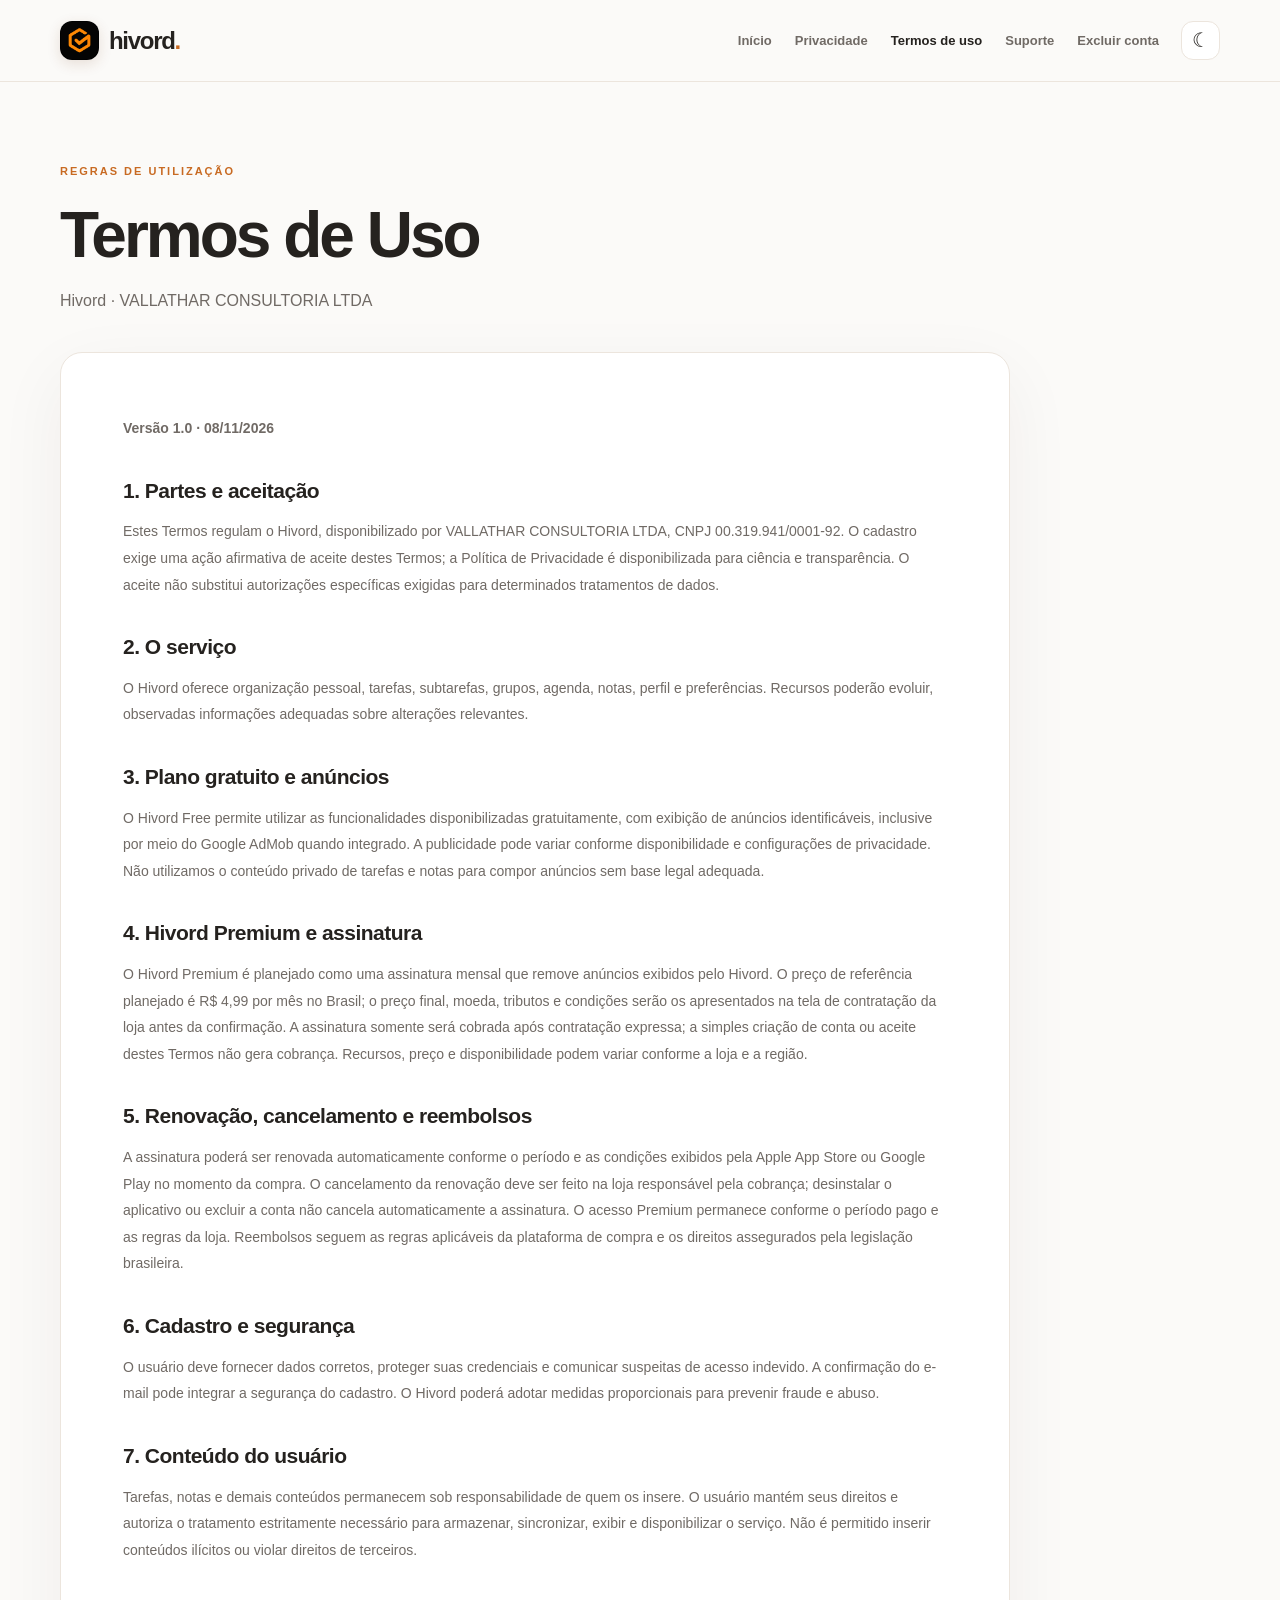
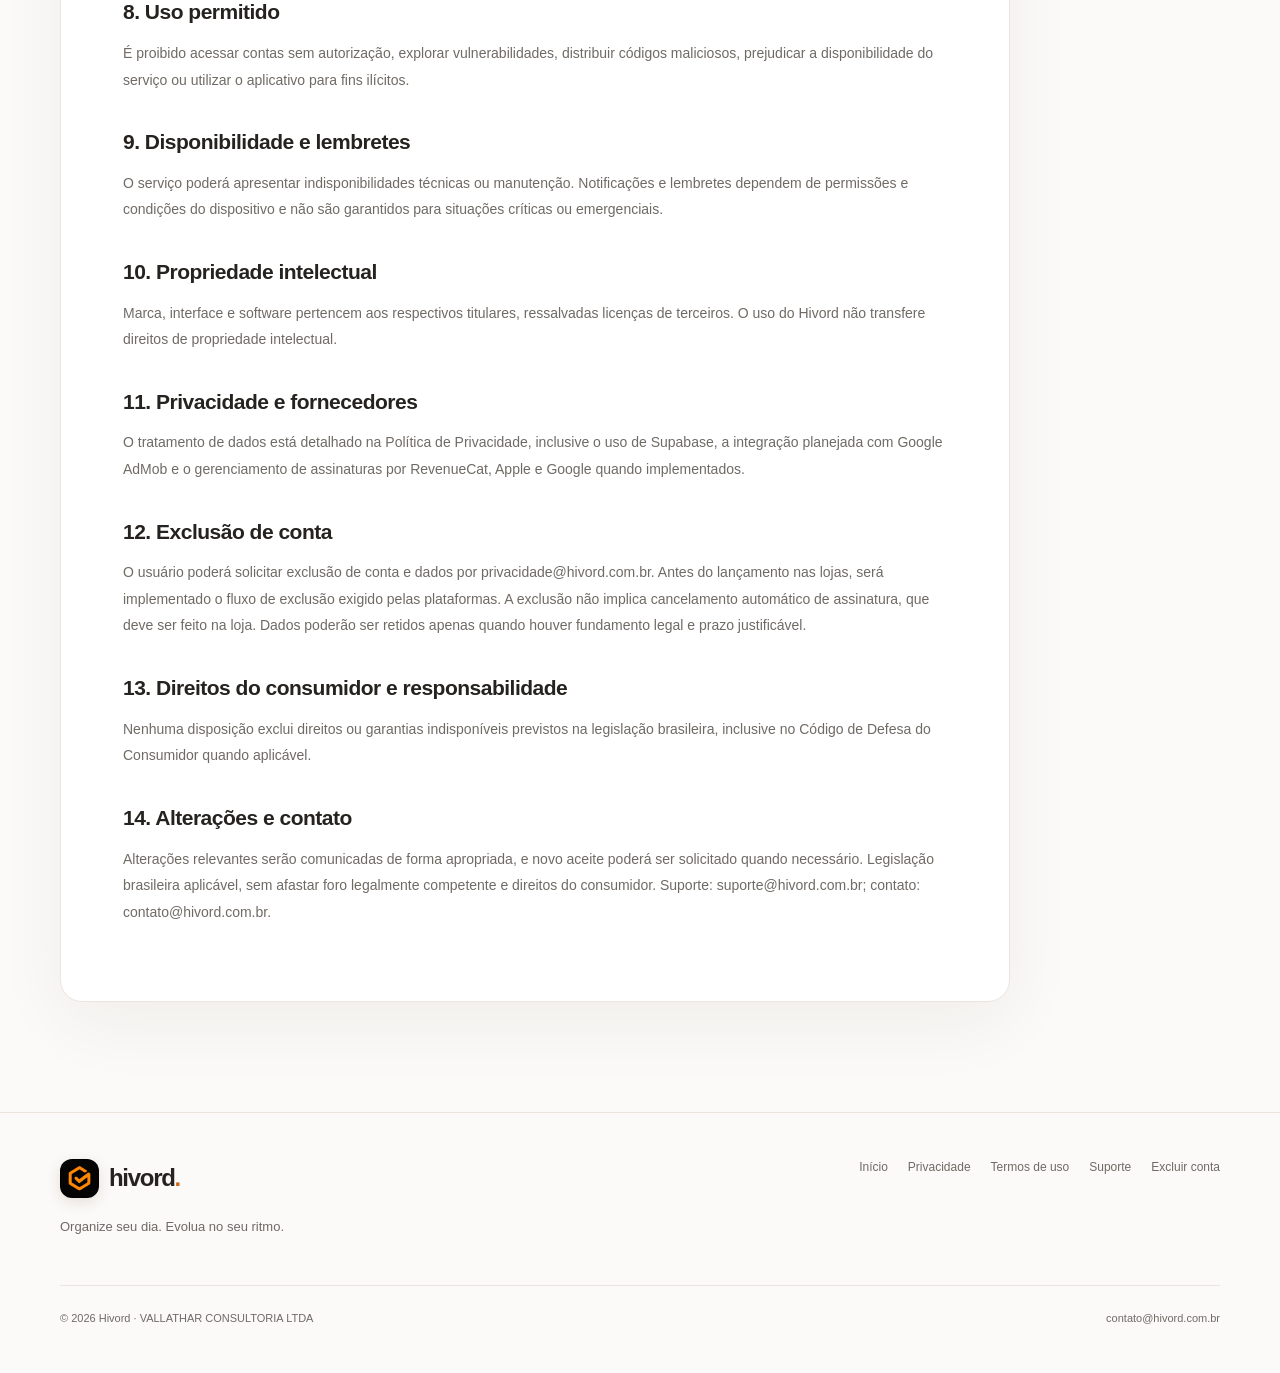
<file: termos.html>
<!DOCTYPE html>

<html data-theme="light" lang="pt-BR">
<head><meta charset="utf-8"/><meta content="width=device-width,initial-scale=1" name="viewport"/>
<meta content="Termos de Uso do Hivord." name="description"/><meta content="#fbfaf8" name="theme-color"/>
<title>Termos de Uso | Hivord</title>
<link href="[data-uri]" rel="icon" type="image/png"/><style>
:root{color-scheme:light;--bg:#fbfaf8;--surface:#fff;--surface2:#f6f0e9;--text:#25221f;--muted:#706a65;--line:#ece5dd;--navy:#24201d;--accent:#c86a22;--accent2:#f3b273;--shadow:0 22px 70px rgba(62,38,20,.055)}
html[data-theme=dark]{color-scheme:dark;--bg:#121212;--surface:#1d1d1d;--surface2:#29231f;--text:#f6f2ec;--muted:#b2a9a0;--line:#37312c;--navy:#f6f2ec;--accent:#f2a45f;--accent2:#d78035;--shadow:0 22px 70px rgba(0,0,0,.2)}
*{box-sizing:border-box}html{scroll-behavior:smooth}body{margin:0;background:var(--bg);color:var(--text);font-family:Inter,-apple-system,BlinkMacSystemFont,"Segoe UI",sans-serif;line-height:1.65;transition:background .25s,color .25s}a{color:inherit}button{font:inherit}.container{width:min(1160px,calc(100% - 48px));margin:auto}.topbar{height:82px;position:sticky;top:0;z-index:20;background:color-mix(in srgb,var(--bg) 90%,transparent);backdrop-filter:blur(20px);border-bottom:1px solid var(--line)}.top-inner{display:flex;align-items:center;justify-content:space-between;height:100%}.brand{display:inline-flex;gap:10px;align-items:center;text-decoration:none;font-size:24px;letter-spacing:-1.2px;font-weight:800}.brand-logo{width:35px;height:35px;object-fit:cover;border-radius:10px;display:block}.brand-period{color:#d97820}.header-right{display:flex;align-items:center;gap:22px}nav{display:flex;gap:23px;align-items:center}nav a{text-decoration:none;font-size:13px;font-weight:600;color:var(--muted);transition:color .2s}nav a:hover,nav a.active{color:var(--text)}.icon-button{width:39px;height:39px;display:grid;place-items:center;border:1px solid var(--line);background:var(--surface);color:var(--text);border-radius:12px;cursor:pointer;font-size:20px;transition:transform .2s}.icon-button:hover{transform:translateY(-2px)}.menu-button{display:none}
.hero{display:grid;grid-template-columns:1.08fr .92fr;gap:55px;align-items:center;min-height:680px;padding:76px 0 80px}.eyebrow,.overline{font-size:11px;letter-spacing:2px;font-weight:800;color:var(--accent);text-transform:uppercase}.eyebrow{display:inline-flex;align-items:center;gap:10px}.dot,.tiny-dot{width:7px;height:7px;background:#e58b3c;display:inline-block;border-radius:50%;box-shadow:0 0 0 5px rgba(217,120,32,.13)}h1,h2,h3,p{margin-top:0}.hero h1{font-size:clamp(56px,6.5vw,94px);line-height:1.06;letter-spacing:-5px;margin:27px 0 24px;font-weight:780}.gradient-text{background:linear-gradient(115deg,#a94f0f,#ed9a48);-webkit-background-clip:text;background-clip:text;color:transparent}html[data-theme=dark] .gradient-text{background:linear-gradient(115deg,#ffe6ca,#e78939);-webkit-background-clip:text;background-clip:text}.lead{font-size:18px;line-height:1.85;color:var(--muted);max-width:510px}.hero-actions{display:flex;gap:12px;flex-wrap:wrap;margin-top:33px}.button{display:inline-flex;gap:22px;align-items:center;justify-content:center;padding:14px 20px;border-radius:13px;text-decoration:none;font-size:13px;font-weight:750;transition:transform .2s,box-shadow .2s}.button:hover{transform:translateY(-2px)}.button.primary{background:#d97820;color:#fff;box-shadow:0 12px 30px rgba(130,67,16,.16)}.button.ghost{border:1px solid var(--line);background:var(--surface)}.release-note{margin-top:28px;display:flex;align-items:center;gap:12px;font-size:12px;color:var(--muted)}.tiny-dot{box-shadow:none;width:6px;height:6px}
.hero-visual{min-height:540px;position:relative;display:flex;align-items:center;justify-content:center}.halo{position:absolute;inset:5% 0;background:radial-gradient(circle at 50% 50%,rgba(225,124,37,.19),transparent 62%)}.phone{position:relative;z-index:1;width:280px;height:552px;background:#181512;border:8px solid #3b3026;border-radius:43px;padding:7px;box-shadow:0 40px 95px rgba(31,19,9,.32),inset 0 0 0 2px #6d5340;transform:rotate(4deg)}.phone-notch{position:absolute;width:95px;height:20px;background:#181512;top:9px;left:calc(50% - 47px);z-index:2;border-radius:0 0 15px 15px}.phone-ui{height:100%;border-radius:29px;background:#faf8f5;color:#30271f;padding:18px 17px 13px;overflow:hidden}.phone-top{font-size:10px;font-weight:700;display:flex;justify-content:space-between}.phone-greeting{margin-top:29px;font-size:10px;letter-spacing:1.5px;font-weight:800;color:#b97639}.phone-greeting span{color:#d89d67}.phone-title{font-size:25px;line-height:1.15;font-weight:800;letter-spacing:-1px;margin-top:7px}.phone-caption{font-size:11px;color:#81766d;margin-top:21px}.progress-card{background:white;border:1px solid #f2e8df;border-radius:14px;padding:14px;margin-top:8px}.progress-head{display:flex;justify-content:space-between;font-size:10px;color:#88796d}.progress-head b{font-size:15px;color:#bd5f17}.progress-track{height:7px;background:#f2e8df;border-radius:9px;margin:12px 0}.progress-track i{display:block;width:75%;height:100%;background:#d97820;border-radius:9px}.progress-card small{font-size:9px;color:#8d8175}.phone-section{display:flex;justify-content:space-between;margin-top:24px;font-size:10px;font-weight:800;letter-spacing:1px}.phone-section span{color:#b97639;letter-spacing:0}.phone-task{display:flex;gap:8px;align-items:center;margin-top:10px;padding:10px 8px;background:white;border-radius:11px;border:1px solid #f0e7de}.phone-task .done,.phone-task .pending{display:grid;place-items:center;width:19px;height:19px;border-radius:50%;background:#d97820;color:white;font-size:10px;flex:none}.phone-task .pending{background:#f4ebe2;border:1px solid #e8d9c9}.phone-task div{flex:1;line-height:1.25}.phone-task b{font-size:10px;display:block}.phone-task small{font-size:8px;color:#958578}.phone-task>span:last-child{font-size:9px;color:#97887a}.phone-bottom{display:flex;justify-content:space-around;font-size:18px;margin-top:17px;color:#d97820}.phone-bottom span{color:#b6a69a}.visual-note{position:absolute;right:2px;bottom:7px;font-size:11px;color:var(--muted)}
.section{padding:75px 0 105px}.section-intro{max-width:610px}.section-intro h2,.bottom-links h2{font-size:clamp(35px,4vw,54px);line-height:1.15;letter-spacing:-2px;margin:17px 0}.section-intro p,.bottom-links p{color:var(--muted);font-size:16px}.features{display:grid;grid-template-columns:repeat(4,1fr);gap:16px;margin-top:38px}.feature{min-height:275px;background:var(--surface);border:1px solid var(--line);border-radius:19px;padding:26px;display:flex;flex-direction:column;box-shadow:var(--shadow);transition:transform .2s}.feature:hover{transform:translateY(-5px)}.feature-icon{display:grid;place-items:center;width:46px;height:46px;border-radius:13px;background:var(--surface2);font-size:25px;color:var(--accent)}.feature h3{font-size:20px;margin:24px 0 8px}.feature p{font-size:13px;color:var(--muted);line-height:1.75}.feature-index{margin-top:auto;font-size:10px;letter-spacing:1px;color:var(--muted)}
.statement{position:relative;overflow:hidden;border-radius:28px;background:#24201c;color:#fff6ed;padding:65px 62px;display:flex;justify-content:space-between;gap:32px;align-items:end}.statement-light{position:absolute;right:-120px;top:-210px;width:520px;height:520px;border-radius:50%;background:radial-gradient(circle,rgba(239,136,49,.22),transparent 70%);pointer-events:none}.statement .overline{color:#f4a45f}.statement h2{font-size:clamp(32px,4vw,51px);line-height:1.15;letter-spacing:-2px;margin:17px 0}.statement h2 em{font-style:normal;color:#f4a45f}.statement p{color:#ddcbb9;margin:0}.button.light{background:#fff4e8;color:#35251b;flex:none}.bottom-links{padding:95px 0;display:grid;grid-template-columns:1fr 1fr;gap:80px}.bottom-links>div:last-child{display:grid;gap:0}.bottom-links a{padding:15px 0;display:flex;justify-content:space-between;border-bottom:1px solid var(--line);text-decoration:none;font-weight:650;font-size:14px}
footer{border-top:1px solid var(--line);padding:45px 0}.footer-grid{display:grid;grid-template-columns:1fr 1fr;gap:35px}.footer-grid p{color:var(--muted);font-size:13px;margin-top:10px}.footer-nav{display:flex;gap:13px 20px;justify-content:flex-end;flex-wrap:wrap;align-content:start}.footer-nav a{font-size:12px;text-decoration:none;color:var(--muted)}.footer-bottom{grid-column:1/-1;border-top:1px solid var(--line);padding-top:23px;display:flex;justify-content:space-between;gap:20px;font-size:11px;color:var(--muted)}.footer-bottom a{text-decoration:none}
.page-shell{padding:75px 0 110px;min-height:65vh}.page-heading{max-width:790px;margin-bottom:38px}.page-heading h1{font-size:clamp(44px,5vw,70px);letter-spacing:-3px;line-height:1.1;margin:17px 0}.page-heading p{color:var(--muted);font-size:16px}.document{background:var(--surface);border:1px solid var(--line);border-radius:22px;padding:clamp(24px,5vw,62px);box-shadow:var(--shadow);max-width:950px}.document-note{border-left:3px solid #d97820;padding:14px 20px;background:var(--surface2);border-radius:0 12px 12px 0;margin-bottom:35px}.document-note strong{font-size:13px}.document-note p{font-size:13px;color:var(--muted);margin:5px 0 0}.legal-copy h2,.document.deletion h2{font-size:21px;letter-spacing:-.5px;margin:32px 0 10px}.legal-copy p,.document.deletion p,.steps{font-size:14px;line-height:1.9;color:var(--muted)}.legal-copy a,.document.deletion a:not(.button){color:var(--accent);overflow-wrap:anywhere}.legal-copy p:first-child{font-weight:650}.contact-grid{display:grid;grid-template-columns:repeat(3,1fr);gap:17px}.contact-card{background:var(--surface);border:1px solid var(--line);border-radius:20px;padding:28px;min-height:280px;display:flex;flex-direction:column}.contact-icon{display:grid;place-items:center;background:var(--surface2);color:var(--accent);width:49px;height:49px;border-radius:14px;font-size:25px}.contact-card h2{font-size:20px;letter-spacing:-.5px;margin:22px 0 8px}.contact-card p{color:var(--muted);font-size:13px}.contact-card a{color:var(--accent);font-size:13px;font-weight:700;margin-top:auto;overflow-wrap:anywhere;text-decoration:none}.help-panel{border:1px solid var(--line);background:var(--surface2);padding:28px;border-radius:20px;margin-top:22px}.help-panel h2{font-size:19px}.help-panel p{font-size:14px;color:var(--muted);margin-bottom:0}.steps{padding-left:22px}.steps li{margin:12px 0}.deletion .button{margin-top:18px}
@media(max-width:1000px){nav{gap:13px}.hero{gap:15px}.features{grid-template-columns:repeat(2,1fr)}.contact-grid{grid-template-columns:1fr}.contact-card{min-height:220px}.visual-note{right:0}}
@media(max-width:760px){.container{width:min(100% - 36px,1160px)}.topbar{height:70px}.brand{font-size:22px}.header-right{gap:9px}.menu-button{display:grid}nav{display:none;position:absolute;top:69px;left:0;right:0;background:var(--surface);padding:18px;box-shadow:var(--shadow);border-bottom:1px solid var(--line);flex-direction:column;align-items:stretch;gap:0}nav.open{display:flex}nav a{padding:12px;font-size:14px}.hero{grid-template-columns:1fr;gap:12px;padding:60px 0 55px}.hero h1{font-size:clamp(52px,12vw,74px);letter-spacing:-3.5px}.lead{font-size:16px}.hero-visual{min-height:555px}.phone{transform:rotate(2deg)}.visual-note{right:10px}.section{padding:40px 0 75px}.features{grid-template-columns:1fr 1fr}.feature{min-height:255px}.statement{padding:40px 28px;display:block}.statement .button{margin-top:25px}.bottom-links{grid-template-columns:1fr;gap:20px;padding:65px 0}.footer-grid{grid-template-columns:1fr}.footer-nav{justify-content:flex-start}.footer-bottom{flex-direction:column;gap:8px}.page-shell{padding:54px 0 80px}.page-heading h1{letter-spacing:-2px}}
@media(max-width:480px){.features{grid-template-columns:1fr}.feature{min-height:205px}.hero-actions{flex-direction:column;align-items:stretch}.hero-actions .button{justify-content:space-between}.phone{transform:none}.statement h2{letter-spacing:-1.2px}.document{padding:23px}.page-heading h1{font-size:43px}}
@media(prefers-reduced-motion:reduce){html{scroll-behavior:auto}*,*:before,*:after{transition:none!important}}

/* Ajustes da identidade oficial Hivord */
.brand-period{color:#d97820}.button.primary{background:#d97820;color:#fff}.phone{border-color:#3b3026}.phone-ui{background:#faf8f5}.phone-task{border-color:#efe4d8}.phone-bottom{color:#d97820}.statement{background:#24201c}.statement .overline,.statement h2 em{color:#f4a45f}.statement .button.light{background:#fff2e2;color:#3a2719}.feature-icon{font-weight:700}.brand-logo{box-shadow:0 3px 12px rgba(0,0,0,.1)}

/* Hivord 3.0 refinements */
body{font-family:Inter,ui-sans-serif,-apple-system,BlinkMacSystemFont,"Segoe UI",Arial,sans-serif;-webkit-font-smoothing:antialiased}
.topbar{background:var(--bg)}.brand{letter-spacing:-1.3px;gap:10px}.brand-logo{width:39px;height:39px;border-radius:12px;object-fit:cover;display:block;box-shadow:0 4px 14px rgba(112,58,22,.14)}.brand-period{color:var(--accent)}
.icon-button:focus-visible,a:focus-visible{outline:3px solid var(--accent);outline-offset:3px}
.hero{min-height:650px}.hero h1{font-weight:800;letter-spacing:-4.7px}.hero .gradient-text{background:linear-gradient(110deg,#bc5d1a,#e99b58);background-clip:text;-webkit-background-clip:text;color:transparent}html[data-theme=dark] .hero .gradient-text{background:linear-gradient(110deg,#f7bd8d,#e48b3c);background-clip:text;-webkit-background-clip:text;color:transparent}
.button.primary{background:#c66b26;color:#fff;box-shadow:0 12px 25px rgba(177,87,23,.17)}.button.primary:hover{box-shadow:0 17px 32px rgba(177,87,23,.24)}
.eyebrow,.overline{color:var(--accent)}.dot,.tiny-dot{background:#dc893e}.halo{background:radial-gradient(circle at 50% 50%,rgba(216,130,57,.17),transparent 63%)}
.phone{transform:rotate(2deg)}.phone-ui{background:#faf8f5}.phone-task,.progress-card{background:#fff}.phone-section{color:#43382e}.phone-bottom{color:#c26a29}.phone-bottom span{color:#b7a99c}
.feature{box-shadow:0 12px 35px rgba(56,32,14,.035)}.feature-icon{color:var(--accent)}.feature-index{letter-spacing:1.2px}
.statement{background:#25201c}.statement .overline{color:#f4ae75}.statement h2 em{color:#f4ae75}.statement-light{background:radial-gradient(circle,rgba(231,139,66,.19),transparent 70%)}
.contact-card a{word-break:break-word}.legal-copy{overflow-wrap:anywhere}.legal-copy h2{scroll-margin-top:110px}
@media(max-width:760px){.hero h1{letter-spacing:-3px}.phone{transform:none}.topbar{height:70px}}
</style>
<script>try{document.documentElement.dataset.theme=localStorage.getItem('hivord-theme')||((window.matchMedia&&matchMedia('(prefers-color-scheme: dark)').matches)?'dark':'light')}catch(e){}</script>
<script>document.addEventListener("DOMContentLoaded",()=>{(()=>{const root=document.documentElement,btn=document.getElementById('theme-toggle'),menu=document.getElementById('menu-toggle'),nav=document.getElementById('nav');function sync(){const dark=root.dataset.theme==='dark';btn.querySelector('.theme-symbol').textContent=dark?'☀':'☾';btn.setAttribute('aria-label',dark?'Ativar modo claro':'Ativar modo escuro');btn.title=dark?'Ativar modo claro':'Ativar modo escuro';document.querySelector('meta[name="theme-color"]').content=dark?'#141311':'#fbfaf8'}btn.addEventListener('click',()=>{root.dataset.theme=root.dataset.theme==='dark'?'light':'dark';try{localStorage.setItem('hivord-theme',root.dataset.theme)}catch(e){}sync()});menu.addEventListener('click',()=>{const open=nav.classList.toggle('open');menu.setAttribute('aria-expanded',String(open));menu.setAttribute('aria-label',open?'Fechar menu':'Abrir menu')});nav.querySelectorAll('a').forEach(a=>a.addEventListener('click',()=>{nav.classList.remove('open');menu.setAttribute('aria-expanded','false')}));sync()})();});</script></head>
<body><header class="topbar"><div class="container top-inner">
<a aria-label="Hivord, início" class="brand" href="index.html"><img alt="" class="brand-logo" height="35" src="[data-uri]" width="35"/><span>hivord<span class="brand-period">.</span></span></a>
<div class="header-right"><nav aria-label="Navegação principal" id="nav"><a class="" href="index.html">Início</a><a class="" href="privacidade.html">Privacidade</a><a class="active" href="termos.html">Termos de uso</a><a class="" href="suporte.html">Suporte</a><a class="" href="excluir-conta.html">Excluir conta</a></nav>
<button aria-label="Ativar modo escuro" class="icon-button" id="theme-toggle" title="Alternar modo claro/escuro"><span aria-hidden="true" class="theme-symbol">☾</span></button>
<button aria-controls="nav" aria-expanded="false" aria-label="Abrir menu" class="icon-button menu-button" id="menu-toggle">☰</button></div>
</div></header><main><div class="container page-shell"><div class="page-heading"><span class="overline">REGRAS DE UTILIZAÇÃO</span><h1>Termos de Uso</h1><p>Hivord · VALLATHAR CONSULTORIA LTDA</p></div>
<div class="document"><div class="legal-copy"><p>Versão 1.0 · 08/11/2026</p><section class="legal-section" id="sec-1"><h2>1. Partes e aceitação</h2><p>Estes Termos regulam o Hivord, disponibilizado por VALLATHAR CONSULTORIA LTDA, CNPJ 00.319.941/0001-92. O cadastro exige uma ação afirmativa de aceite destes Termos; a Política de Privacidade é disponibilizada para ciência e transparência. O aceite não substitui autorizações específicas exigidas para determinados tratamentos de dados.</p></section><section class="legal-section" id="sec-2"><h2>2. O serviço</h2><p>O Hivord oferece organização pessoal, tarefas, subtarefas, grupos, agenda, notas, perfil e preferências. Recursos poderão evoluir, observadas informações adequadas sobre alterações relevantes.</p></section><section class="legal-section" id="sec-3"><h2>3. Plano gratuito e anúncios</h2><p>O Hivord Free permite utilizar as funcionalidades disponibilizadas gratuitamente, com exibição de anúncios identificáveis, inclusive por meio do Google AdMob quando integrado. A publicidade pode variar conforme disponibilidade e configurações de privacidade. Não utilizamos o conteúdo privado de tarefas e notas para compor anúncios sem base legal adequada.</p></section><section class="legal-section" id="sec-4"><h2>4. Hivord Premium e assinatura</h2><p>O Hivord Premium é planejado como uma assinatura mensal que remove anúncios exibidos pelo Hivord. O preço de referência planejado é R$ 4,99 por mês no Brasil; o preço final, moeda, tributos e condições serão os apresentados na tela de contratação da loja antes da confirmação. A assinatura somente será cobrada após contratação expressa; a simples criação de conta ou aceite destes Termos não gera cobrança. Recursos, preço e disponibilidade podem variar conforme a loja e a região.</p></section><section class="legal-section" id="sec-5"><h2>5. Renovação, cancelamento e reembolsos</h2><p>A assinatura poderá ser renovada automaticamente conforme o período e as condições exibidos pela Apple App Store ou Google Play no momento da compra. O cancelamento da renovação deve ser feito na loja responsável pela cobrança; desinstalar o aplicativo ou excluir a conta não cancela automaticamente a assinatura. O acesso Premium permanece conforme o período pago e as regras da loja. Reembolsos seguem as regras aplicáveis da plataforma de compra e os direitos assegurados pela legislação brasileira.</p></section><section class="legal-section" id="sec-6"><h2>6. Cadastro e segurança</h2><p>O usuário deve fornecer dados corretos, proteger suas credenciais e comunicar suspeitas de acesso indevido. A confirmação do e-mail pode integrar a segurança do cadastro. O Hivord poderá adotar medidas proporcionais para prevenir fraude e abuso.</p></section><section class="legal-section" id="sec-7"><h2>7. Conteúdo do usuário</h2><p>Tarefas, notas e demais conteúdos permanecem sob responsabilidade de quem os insere. O usuário mantém seus direitos e autoriza o tratamento estritamente necessário para armazenar, sincronizar, exibir e disponibilizar o serviço. Não é permitido inserir conteúdos ilícitos ou violar direitos de terceiros.</p></section><section class="legal-section" id="sec-8"><h2>8. Uso permitido</h2><p>É proibido acessar contas sem autorização, explorar vulnerabilidades, distribuir códigos maliciosos, prejudicar a disponibilidade do serviço ou utilizar o aplicativo para fins ilícitos.</p></section><section class="legal-section" id="sec-9"><h2>9. Disponibilidade e lembretes</h2><p>O serviço poderá apresentar indisponibilidades técnicas ou manutenção. Notificações e lembretes dependem de permissões e condições do dispositivo e não são garantidos para situações críticas ou emergenciais.</p></section><section class="legal-section" id="sec-10"><h2>10. Propriedade intelectual</h2><p>Marca, interface e software pertencem aos respectivos titulares, ressalvadas licenças de terceiros. O uso do Hivord não transfere direitos de propriedade intelectual.</p></section><section class="legal-section" id="sec-11"><h2>11. Privacidade e fornecedores</h2><p>O tratamento de dados está detalhado na Política de Privacidade, inclusive o uso de Supabase, a integração planejada com Google AdMob e o gerenciamento de assinaturas por RevenueCat, Apple e Google quando implementados.</p></section><section class="legal-section" id="sec-12"><h2>12. Exclusão de conta</h2><p>O usuário poderá solicitar exclusão de conta e dados por privacidade@hivord.com.br. Antes do lançamento nas lojas, será implementado o fluxo de exclusão exigido pelas plataformas. A exclusão não implica cancelamento automático de assinatura, que deve ser feito na loja. Dados poderão ser retidos apenas quando houver fundamento legal e prazo justificável.</p></section><section class="legal-section" id="sec-13"><h2>13. Direitos do consumidor e responsabilidade</h2><p>Nenhuma disposição exclui direitos ou garantias indisponíveis previstos na legislação brasileira, inclusive no Código de Defesa do Consumidor quando aplicável.</p></section><section class="legal-section" id="sec-14"><h2>14. Alterações e contato</h2><p>Alterações relevantes serão comunicadas de forma apropriada, e novo aceite poderá ser solicitado quando necessário. Legislação brasileira aplicável, sem afastar foro legalmente competente e direitos do consumidor. Suporte: suporte@hivord.com.br; contato: contato@hivord.com.br.</p></section></div></div></div></main>
<footer><div class="container footer-grid"><div><a class="brand" href="index.html"><img alt="" class="brand-logo" height="35" src="[data-uri]" width="35"/><span>hivord<span class="brand-period">.</span></span></a><p>Organize seu dia. Evolua no seu ritmo.</p></div><div class="footer-nav"><a class="" href="index.html">Início</a><a class="" href="privacidade.html">Privacidade</a><a class="active" href="termos.html">Termos de uso</a><a class="" href="suporte.html">Suporte</a><a class="" href="excluir-conta.html">Excluir conta</a></div><div class="footer-bottom"><span>© 2026 Hivord · VALLATHAR CONSULTORIA LTDA</span><span><a href="mailto:contato@hivord.com.br">contato@hivord.com.br</a></span></div></div></footer>
</body></html>
</file>
